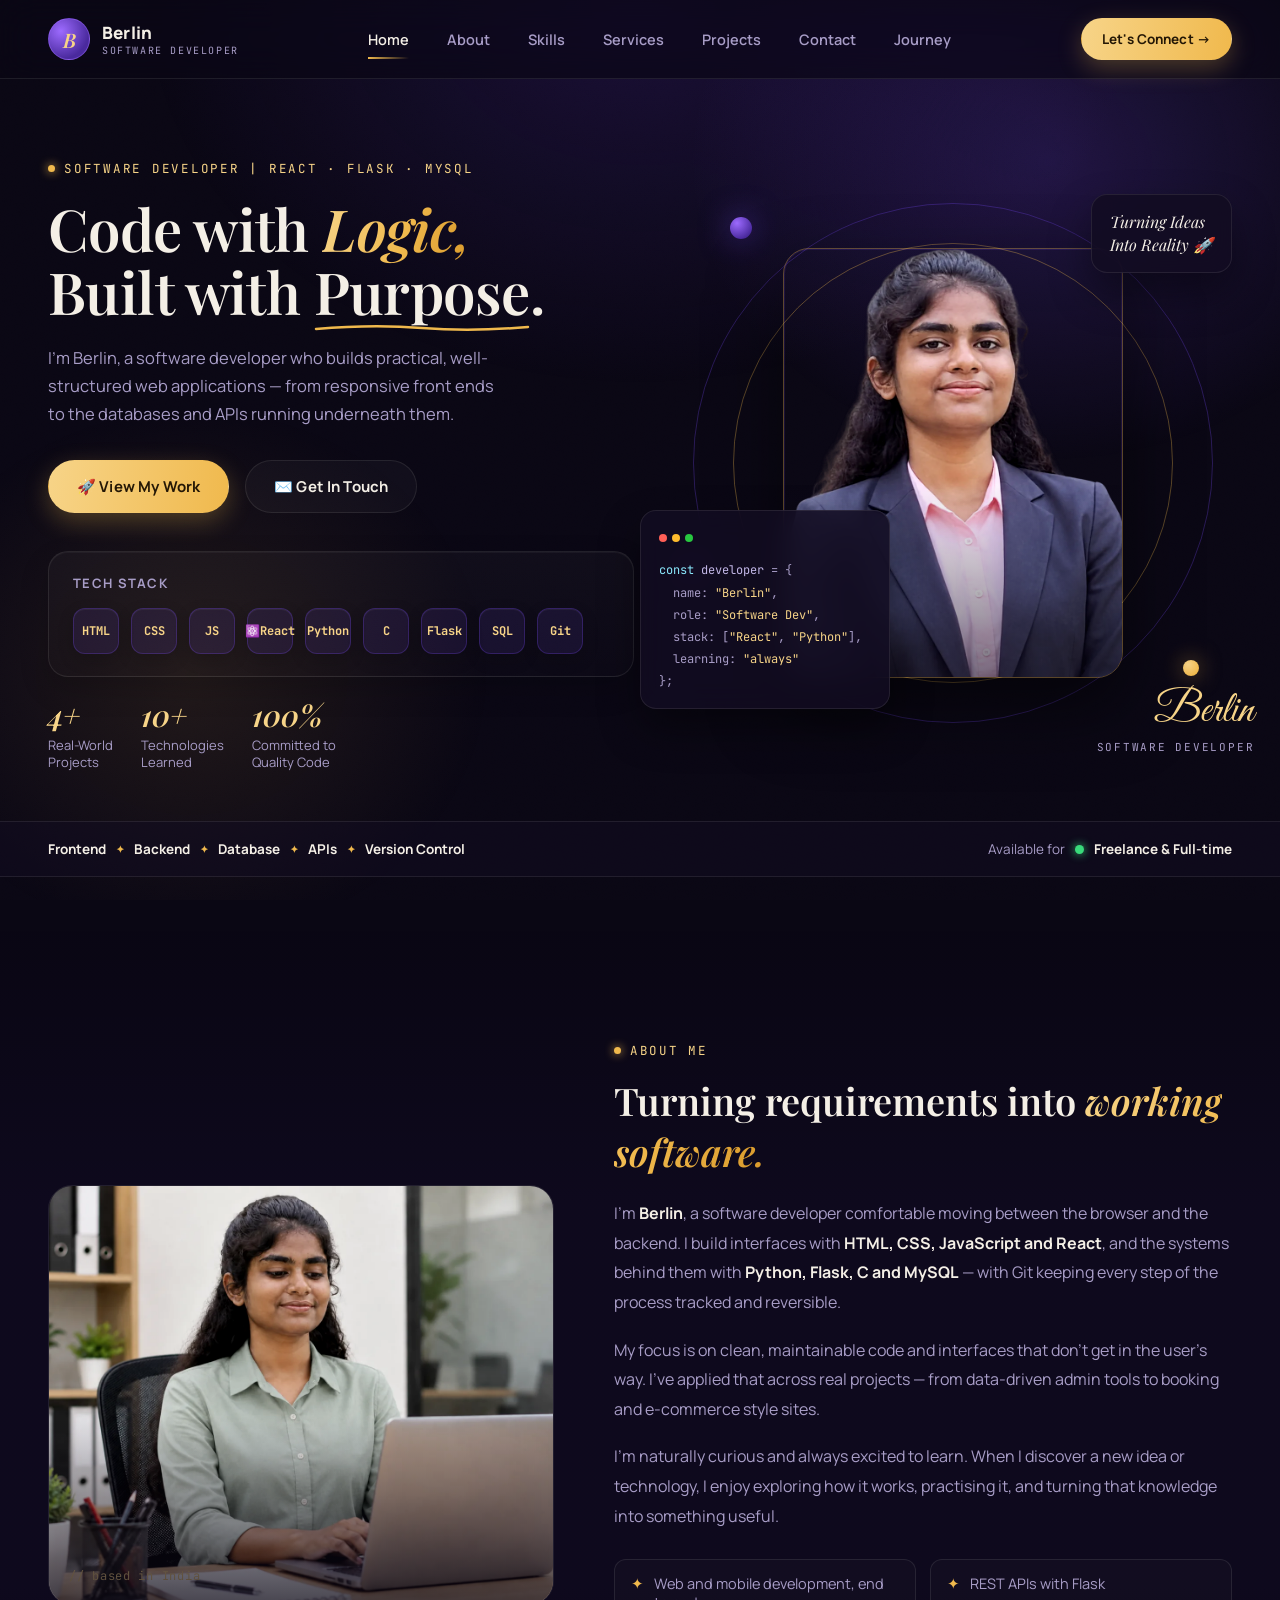
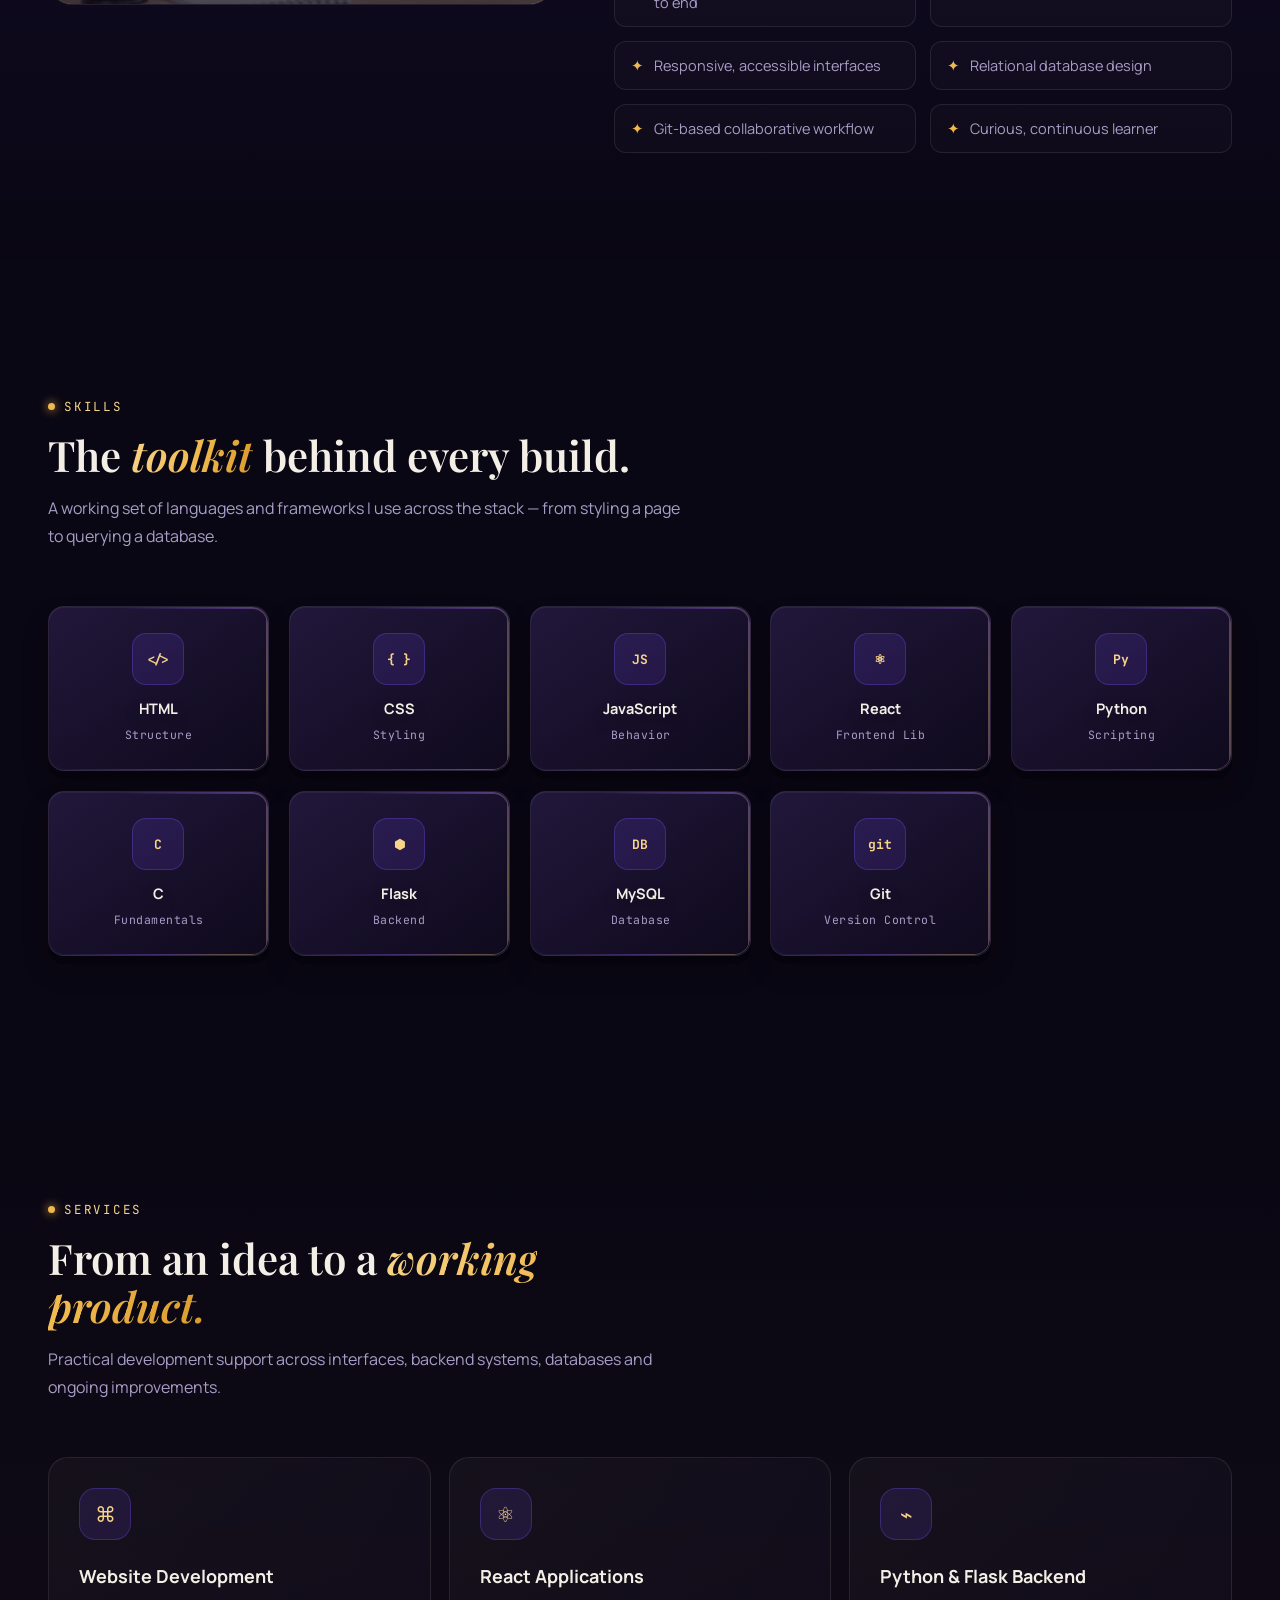
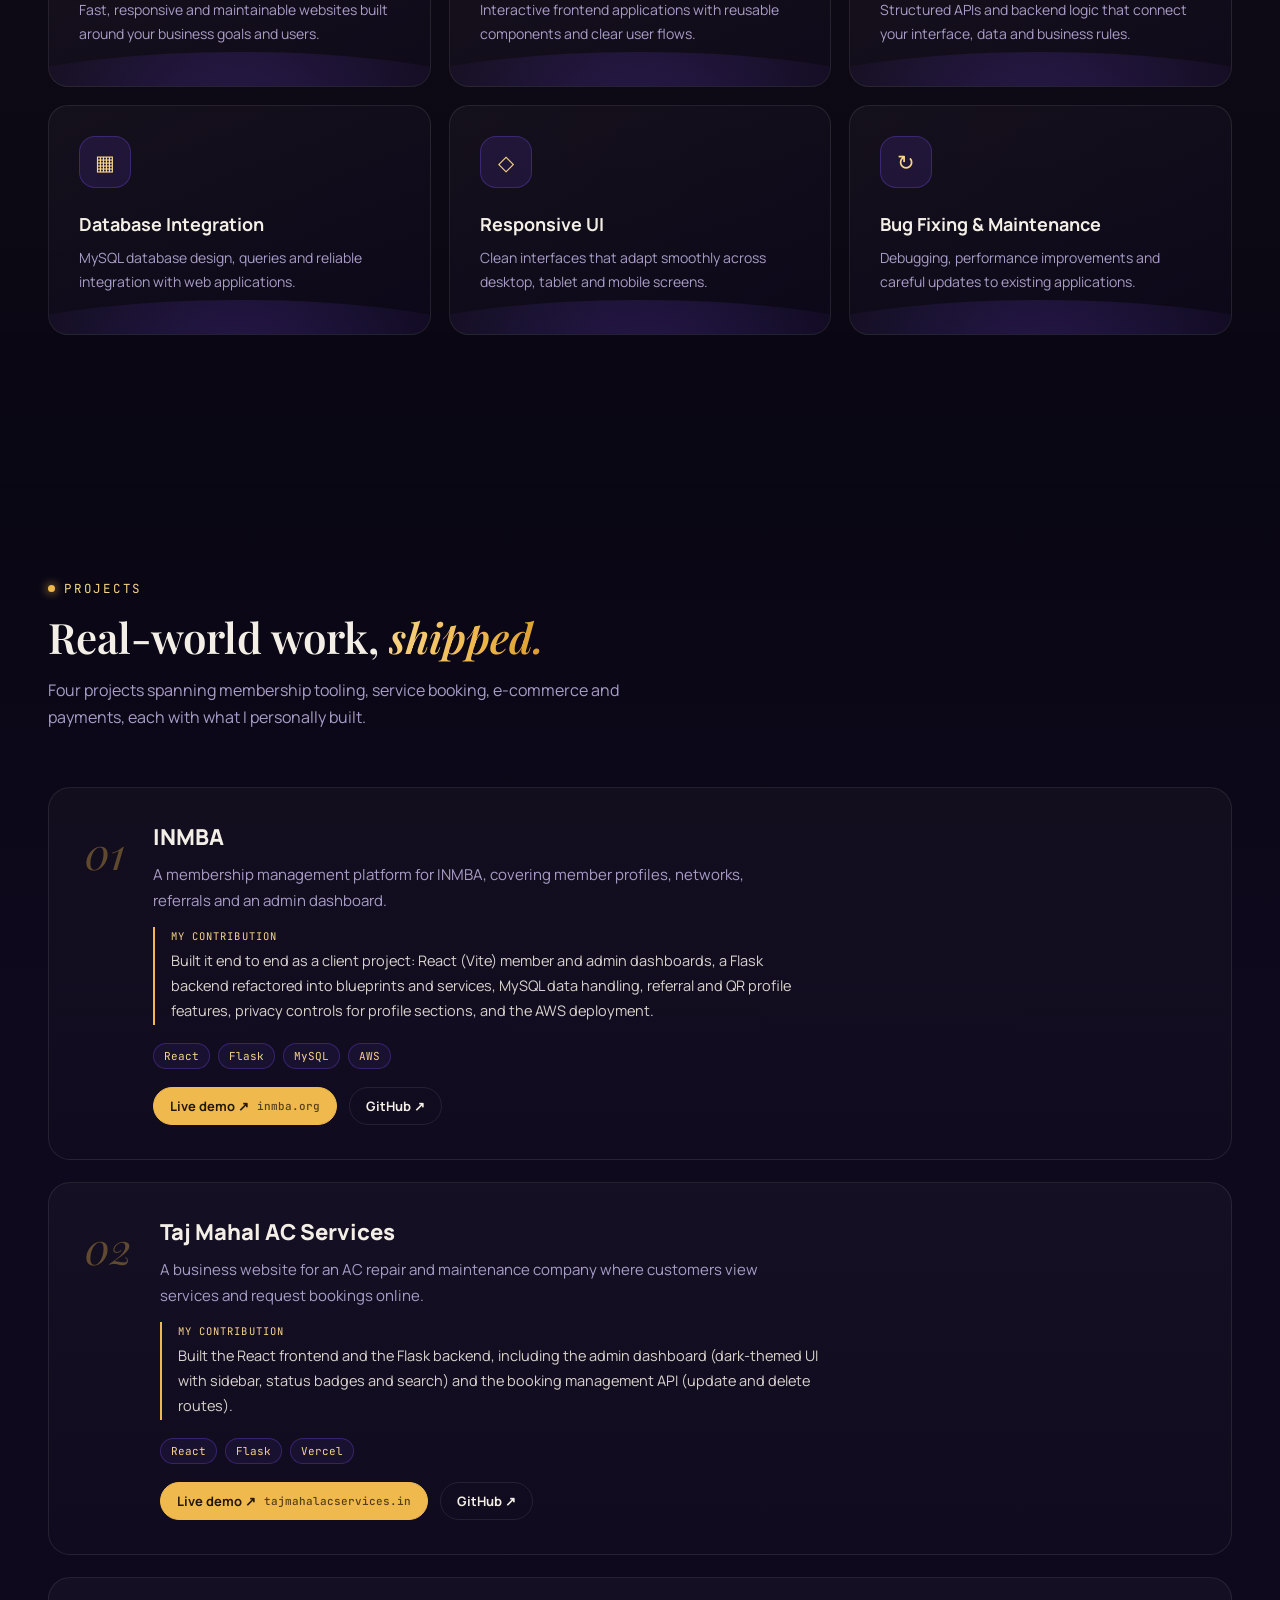
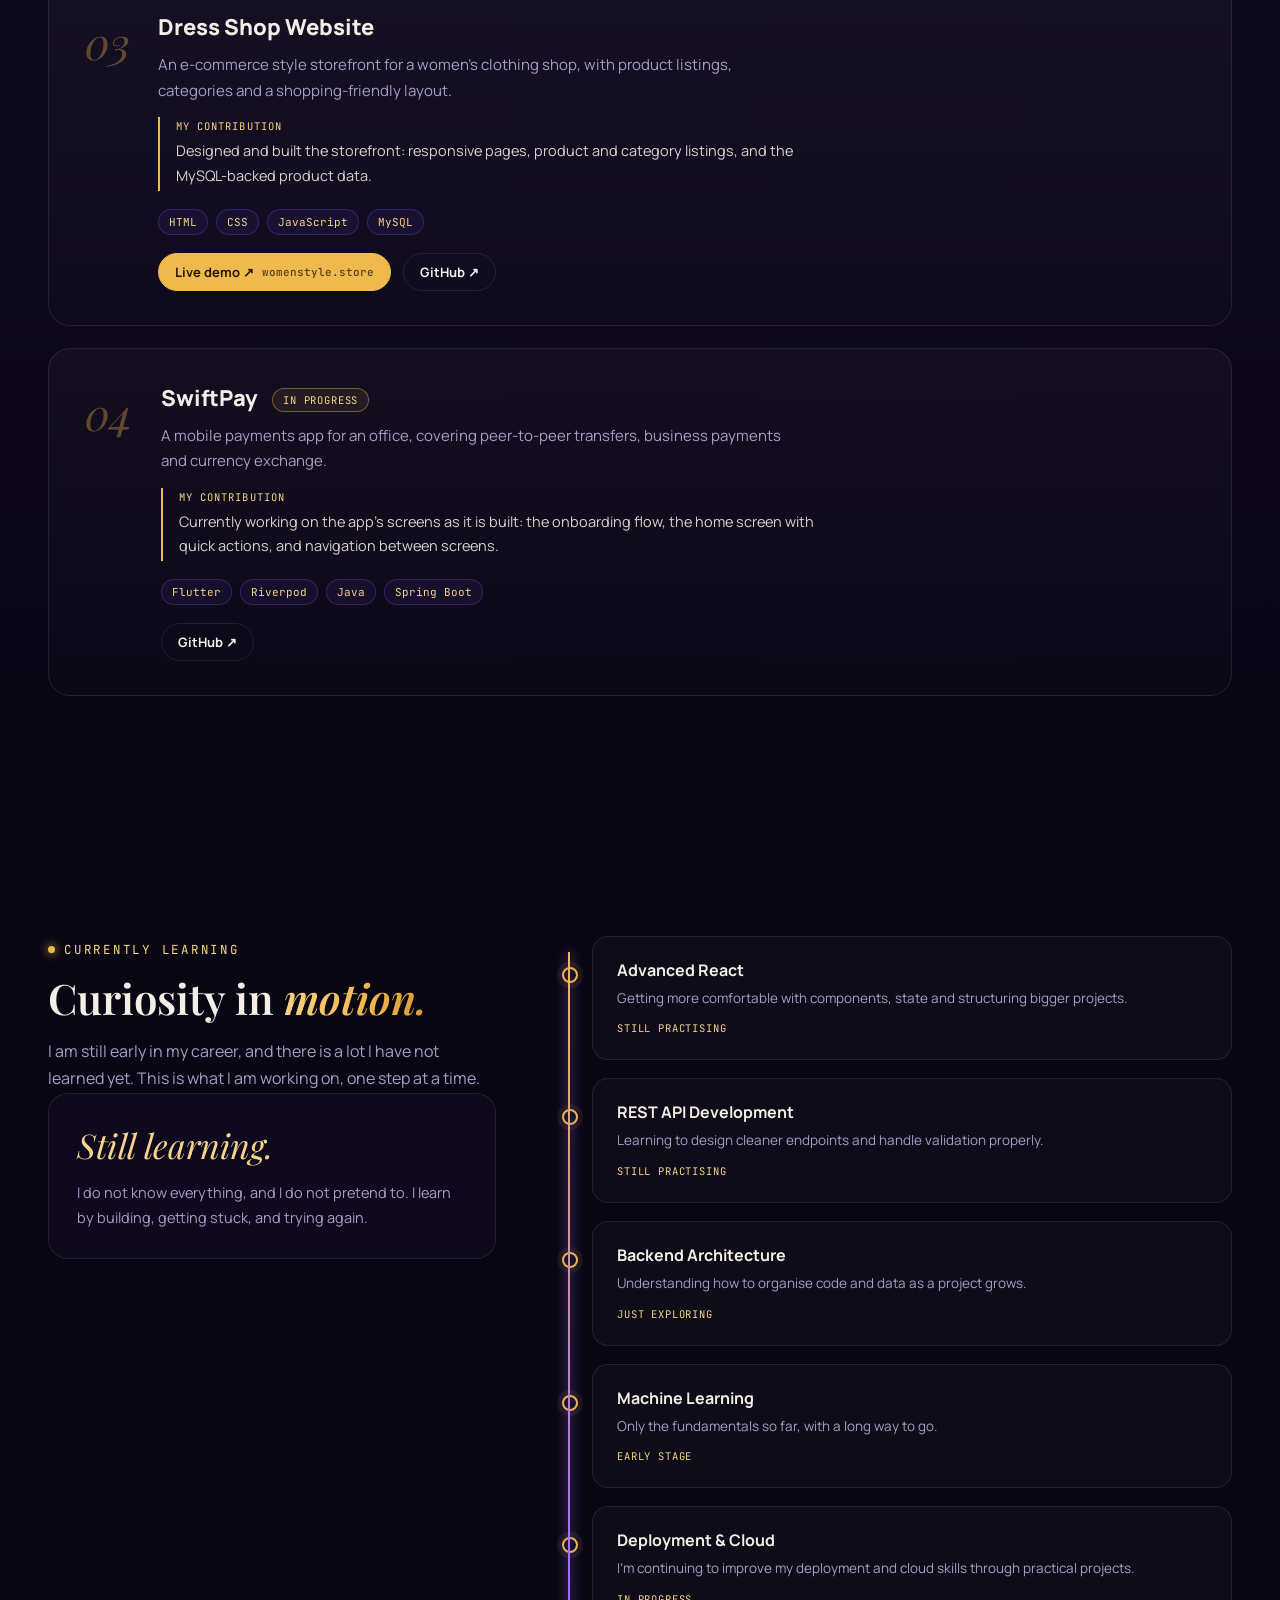
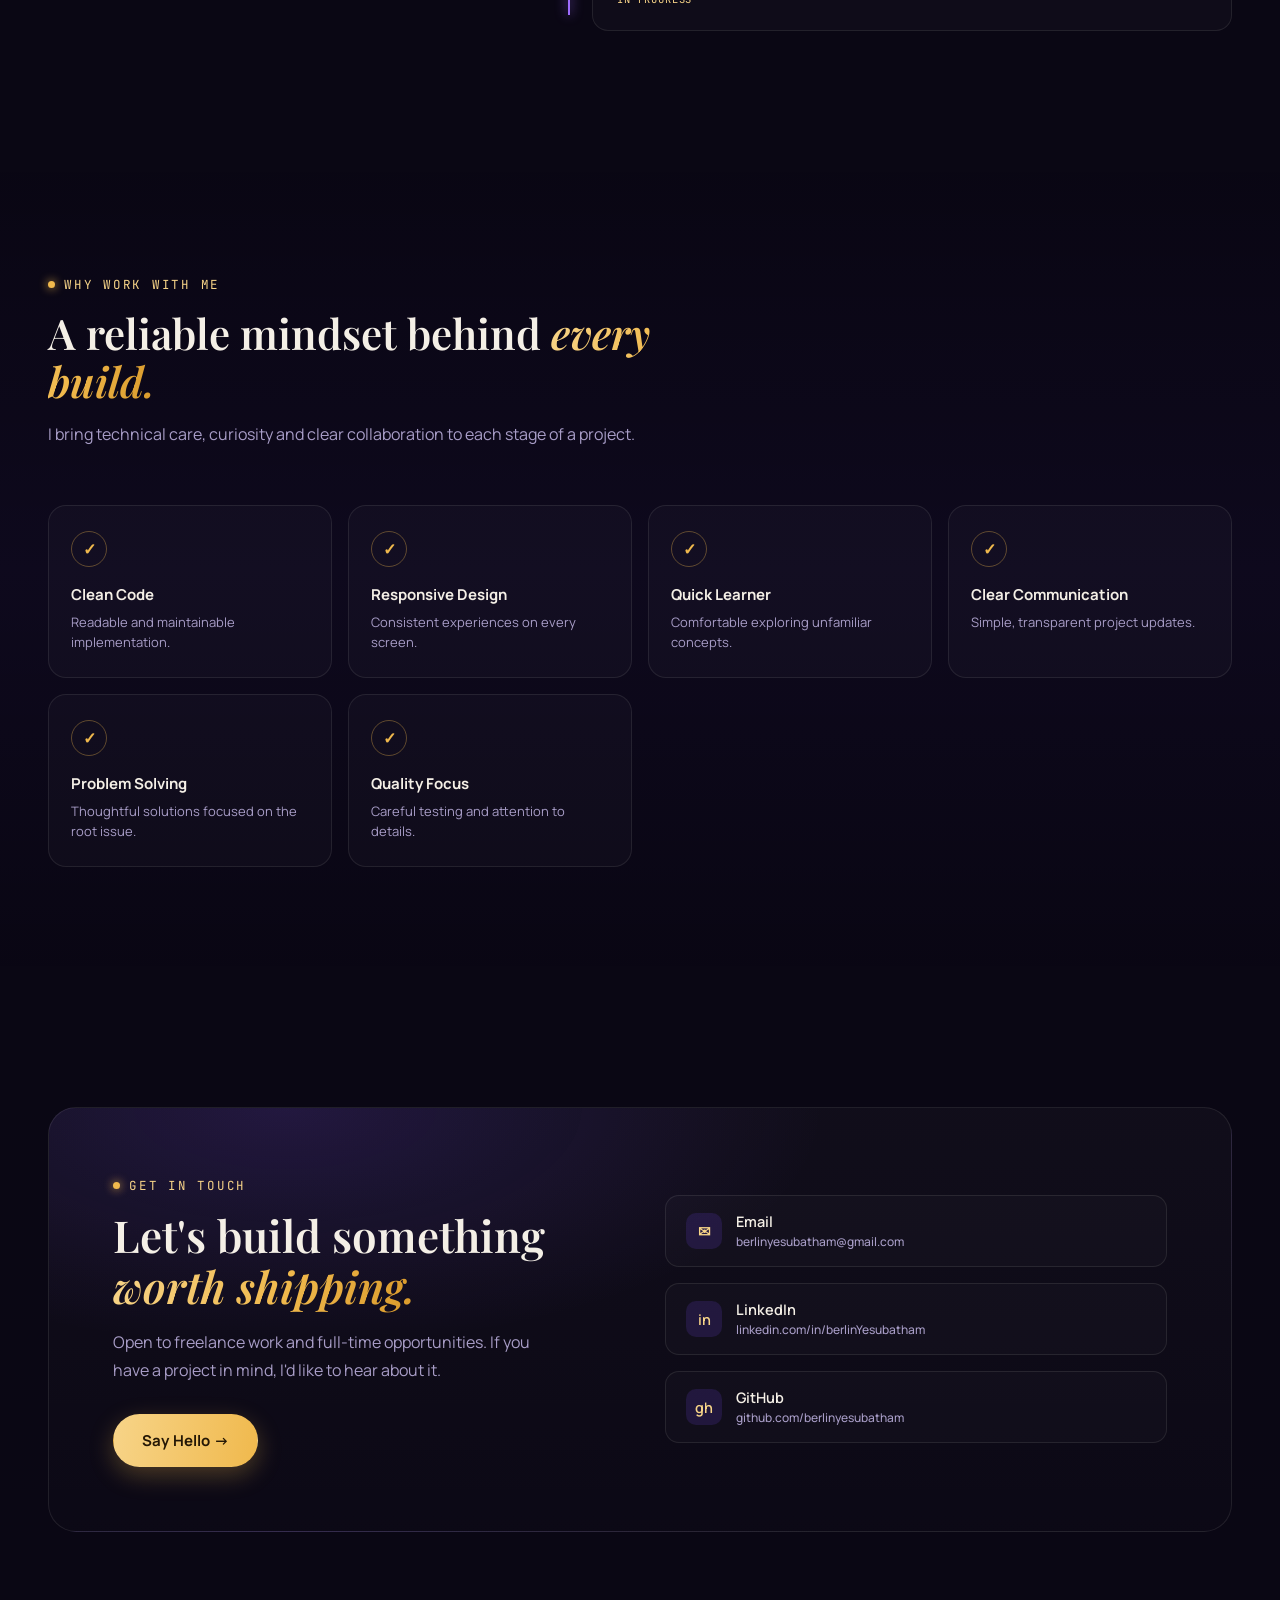
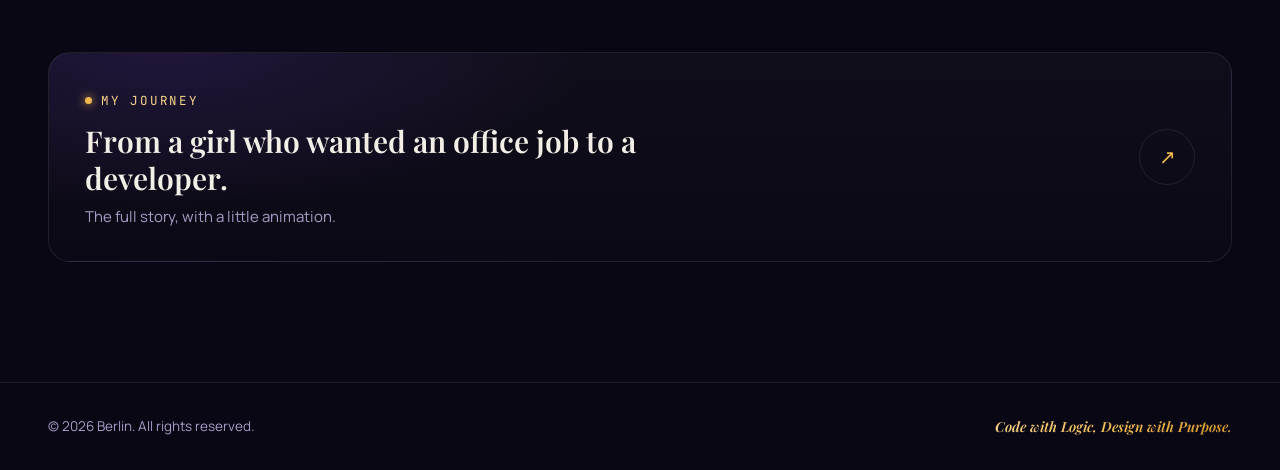
<file: index.html>
<!DOCTYPE html>
<html lang="en">
<head>
<meta charset="UTF-8">
<meta name="viewport" content="width=device-width, initial-scale=1.0">
<title>Berlin — Software Developer | React · Flask · MySQL</title>
<meta name="description" content="Berlin Yesubatham is a software developer building web applications with React, Flask and MySQL.">
<meta name="theme-color" content="#0a0714">
<meta property="og:title" content="Berlin — Software Developer | React · Flask · MySQL">
<meta property="og:description" content="Berlin Yesubatham is a software developer building web applications with React, Flask and MySQL.">
<meta property="og:type" content="website">
<link rel="icon" href="assets/favicon.svg" type="image/svg+xml">

<link rel="preconnect" href="https://fonts.googleapis.com">
<link href="https://fonts.googleapis.com/css2?family=Playfair+Display:ital,wght@0,500;0,600;1,500;1,600&family=Manrope:wght@400;500;600;700;800&family=Great+Vibes&family=JetBrains+Mono:wght@400;500&display=swap" rel="stylesheet">
<link rel="stylesheet" href="assets/css/style.css">

</head>
<body>

<div class="bg-glow"></div>
<div class="noise"></div>

<header>
  <div class="navbar">
    <div class="brand">
      <div class="brand-mark">B</div>
      <div>
        <div class="brand-name">Berlin</div>
        <div class="brand-sub">Software Developer</div>
      </div>
    </div>
    <nav class="nav-links">
      <a href="#home" class="active">Home</a>
      <a href="#about">About</a>
      <a href="#skills">Skills</a>
      <a href="#services">Services</a>
      <a href="#projects">Projects</a>
      <a href="#contact">Contact</a>
      <a href="journey.html">Journey</a>
    </nav>
    <div class="nav-cta">
      <a href="#contact" class="btn btn-primary" style="padding:11px 20px; font-size:13.5px;">Let's Connect →</a>
    </div>
  </div>
</header>

<main id="home">
  <section class="hero">
    <div class="wrap hero-grid">
      <div class="hero-copy">
        <span class="eyebrow">Software Developer | React · Flask · MySQL</span>
        <h1>Code with <span class="accent">Logic,</span><br>Built with <span class="underline-swash">Purpose<svg viewBox="0 0 220 10" preserveAspectRatio="none"><path d="M2 7 Q 60 2, 110 6 T 218 5" stroke="#f0b94d" stroke-width="2.5" fill="none" stroke-linecap="round"/></svg></span>.</h1>
        <p class="lede">I'm Berlin, a software developer who builds practical, well-structured web applications — from responsive front ends to the databases and APIs running underneath them.</p>
        <div class="hero-actions">
          <a href="#projects" class="btn btn-primary">🚀 View My Work</a>
          <a href="#contact" class="btn btn-ghost">✉️ Get In Touch</a>
        </div>

        <div class="tech-card">
          <h3>Tech Stack</h3>
          <div class="tech-icons">
            <span>HTML</span><span>CSS</span><span>JS</span><span>⚛️React</span>
            <span>Python</span><span>C</span><span>Flask</span><span>SQL</span><span>Git</span>
          </div>
        </div>

        <div class="stats-row">
          <div class="stat"><b>4+</b><span>Real-World<br>Projects</span></div>
          <div class="stat"><b>10+</b><span>Technologies<br>Learned</span></div>
          <div class="stat"><b>100%</b><span>Committed to<br>Quality Code</span></div>
        </div>
      </div>

      <div class="hero-visual">
        <div class="orbit-ring"></div>
        <div class="orbit-ring r2"></div>
        <div class="orb o1"></div>
        <div class="orb o2"></div>
        <div class="orb o3"></div>

        <div class="photo-frame">
          <img src="assets/images/hero-portrait.webp" width="1100" height="1016" fetchpriority="high" decoding="async" alt="Portrait of Berlin, Software Developer">
        </div>

        <div class="float-card tagline">Turning Ideas<br>Into Reality 🚀</div>
        <div class="float-card code">
          <div class="dots"><span class="dot-r"></span><span class="dot-y"></span><span class="dot-g"></span></div>
          <span class="key">const</span> <span class="prop">developer</span> = {<br>
          &nbsp;&nbsp;name: <span class="str">"Berlin"</span>,<br>
          &nbsp;&nbsp;role: <span class="str">"Software Dev"</span>,<br>
          &nbsp;&nbsp;stack: [<span class="str">"React"</span>, <span class="str">"Python"</span>],<br>
          &nbsp;&nbsp;learning: <span class="str">"always"</span><br>
          };
        </div>

        <div class="signature">
          <div class="name">Berlin</div>
          <div class="role">Software Developer</div>
        </div>
      </div>
    </div>

    <div class="strip">
      <div class="wrap">
        <div class="strip-items">
          <b>Frontend</b><span class="sep">✦</span>
          <b>Backend</b><span class="sep">✦</span>
          <b>Database</b><span class="sep">✦</span>
          <b>APIs</b><span class="sep">✦</span>
          <b>Version Control</b>
        </div>
        <div class="avail"><span>Available for</span> <span class="pulse"></span> <b style="color:var(--text)">Freelance &amp; Full-time</b></div>
      </div>
    </div>
  </section>

  <!-- ABOUT -->
  <section class="section about" id="about">
    <div class="wrap about-grid">
      <div class="about-visual">
        <img src="assets/images/about-photo.webp" width="1200" height="960" loading="lazy" decoding="async" alt="Berlin at work">
        <div class="cap">// based in India</div>
      </div>
      <div class="about-text">
        <span class="eyebrow">About Me</span>
        <h2 style="font-family:'Playfair Display',serif; font-weight:600; font-size:clamp(26px,3vw,38px); margin:16px 0 22px;">Turning requirements into <span class="accent">working software.</span></h2>
        <p>I'm <b>Berlin</b>, a software developer comfortable moving between the browser and the backend. I build interfaces with <b>HTML, CSS, JavaScript and React</b>, and the systems behind them with <b>Python, Flask, C and MySQL</b> — with Git keeping every step of the process tracked and reversible.</p>
        <p>My focus is on clean, maintainable code and interfaces that don't get in the user's way. I've applied that across real projects — from data-driven admin tools to booking and e-commerce style sites.</p>
        <p>I'm naturally curious and always excited to learn. When I discover a new idea or technology, I enjoy exploring how it works, practising it, and turning that knowledge into something useful.</p>
        <ul class="value-list">
          <li>Web and mobile development, end to end</li>
          <li>REST APIs with Flask</li>
          <li>Responsive, accessible interfaces</li>
          <li>Relational database design</li>
          <li>Git-based collaborative workflow</li>
          <li>Curious, continuous learner</li>
        </ul>
      </div>
    </div>
  </section>

  <!-- SKILLS -->
  <section class="section" id="skills">
    <div class="wrap">
      <div class="section-head">
        <span class="eyebrow">Skills</span>
        <h2>The <span class="accent">toolkit</span> behind every build.</h2>
        <p>A working set of languages and frameworks I use across the stack — from styling a page to querying a database.</p>
      </div>
      <div class="skills-grid">
        <div class="skill-card"><div class="glyph">&lt;/&gt;</div><h4>HTML</h4><span>Structure</span></div>
        <div class="skill-card"><div class="glyph">{ }</div><h4>CSS</h4><span>Styling</span></div>
        <div class="skill-card"><div class="glyph">JS</div><h4>JavaScript</h4><span>Behavior</span></div>
        <div class="skill-card"><div class="glyph">⚛</div><h4>React</h4><span>Frontend Lib</span></div>
        <div class="skill-card"><div class="glyph">Py</div><h4>Python</h4><span>Scripting</span></div>
        <div class="skill-card"><div class="glyph">C</div><h4>C</h4><span>Fundamentals</span></div>
        <div class="skill-card"><div class="glyph">⬢</div><h4>Flask</h4><span>Backend</span></div>
        <div class="skill-card"><div class="glyph">DB</div><h4>MySQL</h4><span>Database</span></div>
        <div class="skill-card"><div class="glyph">git</div><h4>Git</h4><span>Version Control</span></div>
      </div>
    </div>
  </section>

  <!-- SERVICES -->
  <section class="section services" id="services">
    <div class="wrap">
      <div class="section-head">
        <span class="eyebrow">Services</span>
        <h2>From an idea to a <span class="accent">working product.</span></h2>
        <p>Practical development support across interfaces, backend systems, databases and ongoing improvements.</p>
      </div>
      <div class="services-grid">
        <article class="service-card reveal-item"><div class="service-icon">⌘</div><h3>Website Development</h3><p>Fast, responsive and maintainable websites built around your business goals and users.</p></article>
        <article class="service-card reveal-item"><div class="service-icon">⚛</div><h3>React Applications</h3><p>Interactive frontend applications with reusable components and clear user flows.</p></article>
        <article class="service-card reveal-item"><div class="service-icon">⌁</div><h3>Python &amp; Flask Backend</h3><p>Structured APIs and backend logic that connect your interface, data and business rules.</p></article>
        <article class="service-card reveal-item"><div class="service-icon">▦</div><h3>Database Integration</h3><p>MySQL database design, queries and reliable integration with web applications.</p></article>
        <article class="service-card reveal-item"><div class="service-icon">◇</div><h3>Responsive UI</h3><p>Clean interfaces that adapt smoothly across desktop, tablet and mobile screens.</p></article>
        <article class="service-card reveal-item"><div class="service-icon">↻</div><h3>Bug Fixing &amp; Maintenance</h3><p>Debugging, performance improvements and careful updates to existing applications.</p></article>
      </div>
    </div>
  </section>

  <!-- PROJECTS -->
  <section class="section" id="projects" style="background:linear-gradient(180deg, transparent, rgba(124,77,255,0.04) 30%, rgba(124,77,255,0.04) 70%, transparent);">
    <div class="wrap">
      <div class="section-head">
        <span class="eyebrow">Projects</span>
        <h2>Real-world work, <span class="accent">shipped.</span></h2>
        <p>Four projects spanning membership tooling, service booking, e-commerce and payments, each with what I personally built.</p>
      </div>
      <div class="project-list">
        <article class="project-card">
          <div class="project-index">01</div>
          <div>
            <h3>INMBA</h3>
            <p class="project-purpose">A membership management platform for INMBA, covering member profiles, networks, referrals and an admin dashboard.</p>
            <div class="project-contrib"><span class="pc-label">My contribution</span><p>Built it end to end as a client project: React (Vite) member and admin dashboards, a Flask backend refactored into blueprints and services, MySQL data handling, referral and QR profile features, privacy controls for profile sections, and the AWS deployment.</p></div>
            <div class="tag-row"><span class="tag">React</span><span class="tag">Flask</span><span class="tag">MySQL</span><span class="tag">AWS</span></div>
            <div class="project-links"><a class="plink plink-live" href="https://inmba.org" target="_blank" rel="noopener">Live demo ↗ <small>inmba.org</small></a><a class="plink" href="https://github.com/berlinyesubatham" target="_blank" rel="noopener">GitHub ↗</a></div>
          </div>
        </article>
        <article class="project-card">
          <div class="project-index">02</div>
          <div>
            <h3>Taj Mahal AC Services</h3>
            <p class="project-purpose">A business website for an AC repair and maintenance company where customers view services and request bookings online.</p>
            <div class="project-contrib"><span class="pc-label">My contribution</span><p>Built the React frontend and the Flask backend, including the admin dashboard (dark-themed UI with sidebar, status badges and search) and the booking management API (update and delete routes).</p></div>
            <div class="tag-row"><span class="tag">React</span><span class="tag">Flask</span><span class="tag">Vercel</span></div>
            <div class="project-links"><a class="plink plink-live" href="https://tajmahalacservices.in" target="_blank" rel="noopener">Live demo ↗ <small>tajmahalacservices.in</small></a><a class="plink" href="https://github.com/berlinyesubatham" target="_blank" rel="noopener">GitHub ↗</a></div>
          </div>
        </article>
        <article class="project-card">
          <div class="project-index">03</div>
          <div>
            <h3>Dress Shop Website</h3>
            <p class="project-purpose">An e-commerce style storefront for a women's clothing shop, with product listings, categories and a shopping-friendly layout.</p>
            <div class="project-contrib"><span class="pc-label">My contribution</span><p>Designed and built the storefront: responsive pages, product and category listings, and the MySQL-backed product data.</p></div>
            <div class="tag-row"><span class="tag">HTML</span><span class="tag">CSS</span><span class="tag">JavaScript</span><span class="tag">MySQL</span></div>
            <div class="project-links"><a class="plink plink-live" href="https://womenstyle.store" target="_blank" rel="noopener">Live demo ↗ <small>womenstyle.store</small></a><a class="plink" href="https://github.com/berlinyesubatham" target="_blank" rel="noopener">GitHub ↗</a></div>
          </div>
        </article>
        <article class="project-card">
          <div class="project-index">04</div>
          <div>
            <h3>SwiftPay <span class="status-badge">In progress</span></h3>
            <p class="project-purpose">A mobile payments app for an office, covering peer-to-peer transfers, business payments and currency exchange.</p>
            <div class="project-contrib"><span class="pc-label">My contribution</span><p>Currently working on the app's screens as it is built: the onboarding flow, the home screen with quick actions, and navigation between screens.</p></div>
            <div class="tag-row"><span class="tag">Flutter</span><span class="tag">Riverpod</span><span class="tag">Java</span><span class="tag">Spring Boot</span></div>
            <div class="project-links"><a class="plink" href="https://github.com/berlinyesubatham" target="_blank" rel="noopener">GitHub ↗</a></div>
          </div>
        </article>
      </div>
    </div>
  </section>

  <!-- CURRENTLY LEARNING -->
  <section class="section" id="learning">
    <div class="wrap learning-layout">
      <div>
        <div class="section-head" style="margin-bottom:0;">
          <span class="eyebrow">Currently Learning</span>
          <h2>Curiosity in <span class="accent">motion.</span></h2>
          <p>I am still early in my career, and there is a lot I have not learned yet. This is what I am working on, one step at a time.</p>
        </div>
        <div class="learning-note"><span class="big">Still learning.</span><p>I do not know everything, and I do not pretend to. I learn by building, getting stuck, and trying again.</p></div>
      </div>
      <div class="learning-track reveal-track">
        <article class="learning-item"><h3>Advanced React</h3><p>Getting more comfortable with components, state and structuring bigger projects.</p><span class="learning-status">Still practising</span></article>
        <article class="learning-item"><h3>REST API Development</h3><p>Learning to design cleaner endpoints and handle validation properly.</p><span class="learning-status">Still practising</span></article>
        <article class="learning-item"><h3>Backend Architecture</h3><p>Understanding how to organise code and data as a project grows.</p><span class="learning-status">Just exploring</span></article>
        <article class="learning-item"><h3>Machine Learning</h3><p>Only the fundamentals so far, with a long way to go.</p><span class="learning-status">Early stage</span></article>
        <article class="learning-item"><h3>Deployment &amp; Cloud</h3><p>I'm continuing to improve my deployment and cloud skills through practical projects.</p><span class="learning-status">In progress</span></article>
      </div>
    </div>
  </section>

  <!-- WHY WORK WITH ME -->
  <section class="section why" id="why-me">
    <div class="wrap">
      <div class="section-head">
        <span class="eyebrow">Why Work With Me</span>
        <h2>A reliable mindset behind <span class="accent">every build.</span></h2>
        <p>I bring technical care, curiosity and clear collaboration to each stage of a project.</p>
      </div>
      <div class="why-grid">
        <article class="why-card reveal-item"><div class="why-check">✓</div><h3>Clean Code</h3><p>Readable and maintainable implementation.</p></article>
        <article class="why-card reveal-item"><div class="why-check">✓</div><h3>Responsive Design</h3><p>Consistent experiences on every screen.</p></article>
        <article class="why-card reveal-item"><div class="why-check">✓</div><h3>Quick Learner</h3><p>Comfortable exploring unfamiliar concepts.</p></article>
        <article class="why-card reveal-item"><div class="why-check">✓</div><h3>Clear Communication</h3><p>Simple, transparent project updates.</p></article>
        <article class="why-card reveal-item"><div class="why-check">✓</div><h3>Problem Solving</h3><p>Thoughtful solutions focused on the root issue.</p></article>
        <article class="why-card reveal-item"><div class="why-check">✓</div><h3>Quality Focus</h3><p>Careful testing and attention to details.</p></article>
      </div>
    </div>
  </section>

  <!-- CONTACT -->
  <section class="section" id="contact">
    <div class="wrap">
      <div class="contact-panel">
        <div>
          <span class="eyebrow">Get In Touch</span>
          <h2>Let's build something <span class="accent">worth shipping.</span></h2>
          <p>Open to freelance work and full-time opportunities. If you have a project in mind, I'd like to hear about it.</p>
          <a href="#" class="btn btn-primary">Say Hello →</a>
        </div>
        <div class="contact-links">
          <a href="mailto:berlinyesubatham@gmail.com" class="contact-link"><span class="ic">✉</span><div>Email<small>berlinyesubatham@gmail.com</small></div></a>
          <a href="https://linkedin.com/in/berlinYesubatham" target="_blank" rel="noopener" class="contact-link"><span class="ic">in</span><div>LinkedIn<small>linkedin.com/in/berlinYesubatham</small></div></a>
          <a href="https://github.com/berlinyesubatham" target="_blank" rel="noopener" class="contact-link"><span class="ic">gh</span><div>GitHub<small>github.com/berlinyesubatham</small></div></a>
        </div>
      </div>
    </div>
  </section>

  <section class="section" style="padding-top:0;">
    <div class="wrap">
      <a class="jt-card" href="journey.html">
        <div>
          <span class="eyebrow">My Journey</span>
          <h3>From a girl who wanted an office job to a developer.</h3>
          <p>The full story, with a little animation.</p>
        </div>
        <span class="jt-arrow">↗</span>
      </a>
    </div>
  </section>
</main>

<footer>
  <div class="wrap footer-row">
    <span>© 2026 Berlin. All rights reserved.</span>
    <span class="accent">Code with Logic, Design with Purpose.</span>
  </div>
</footer>

<script src="assets/js/main.js" defer></script>

</body>
</html>
</file>
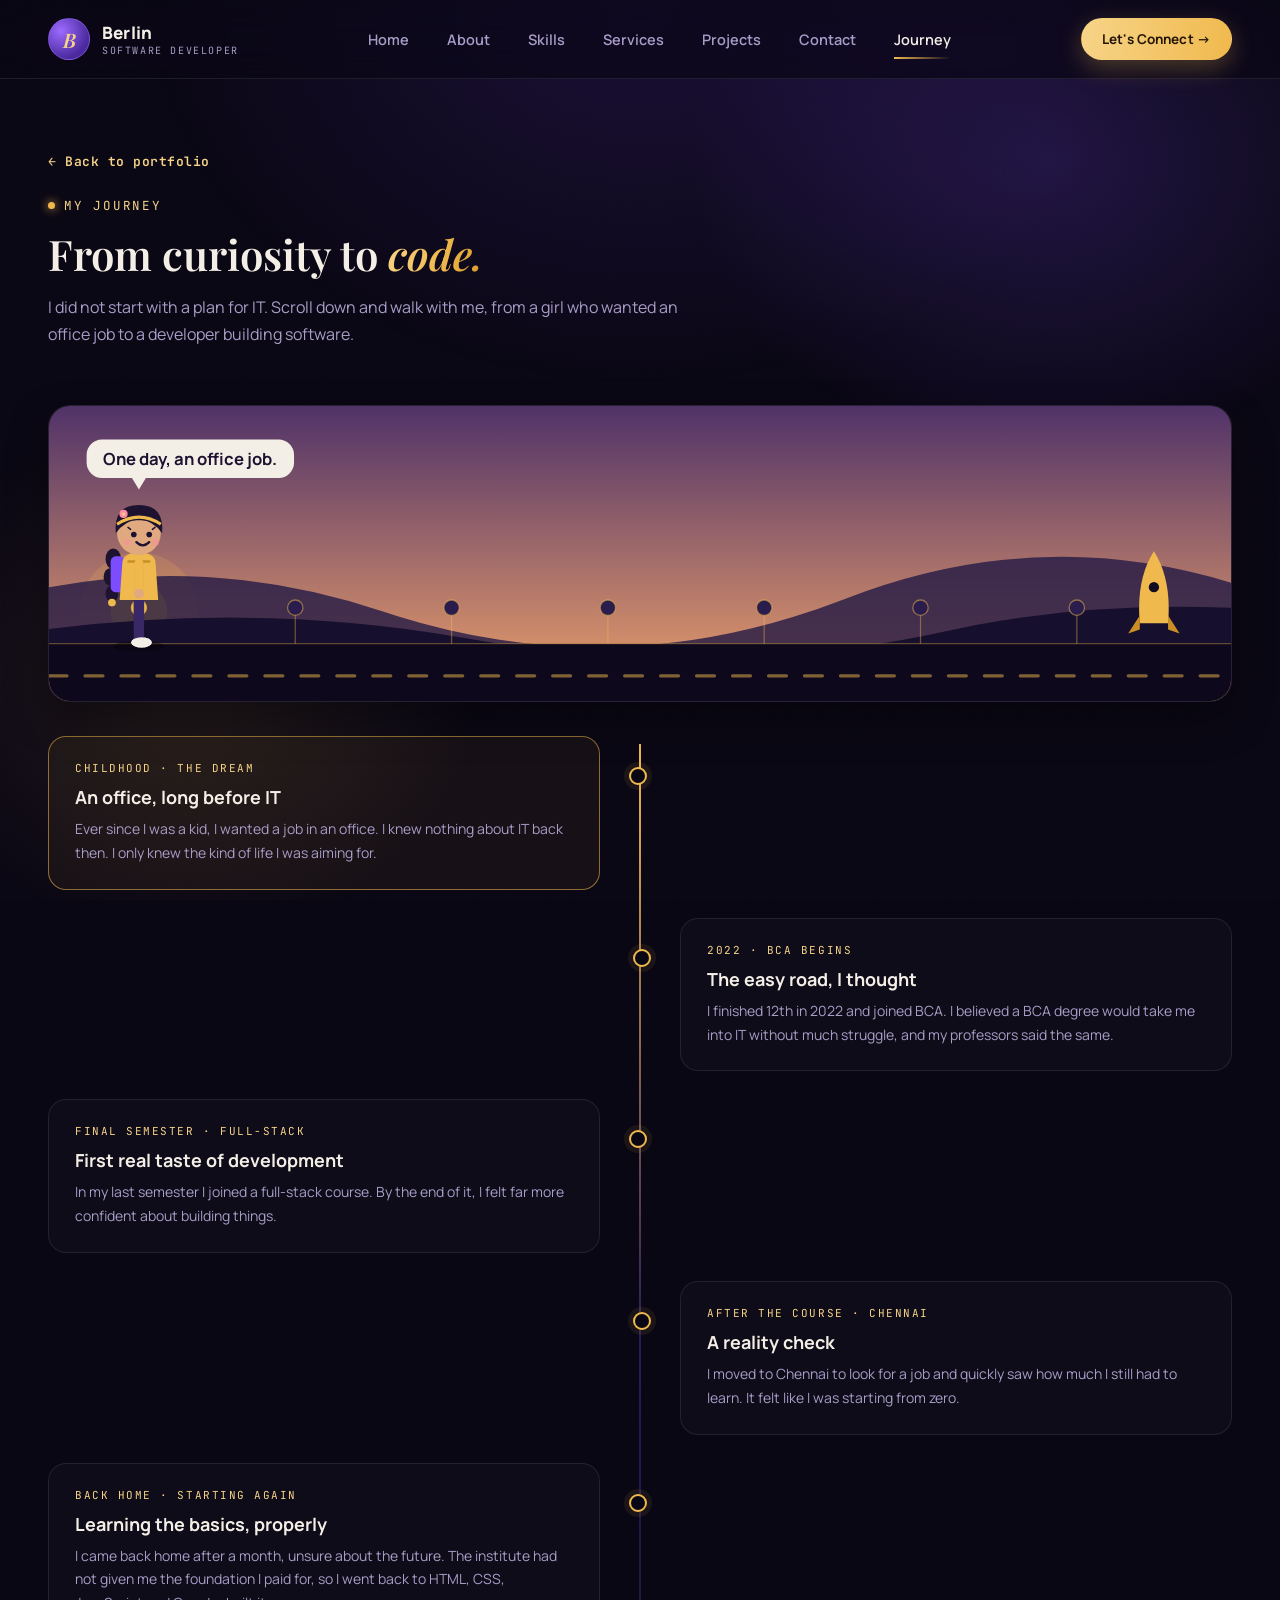
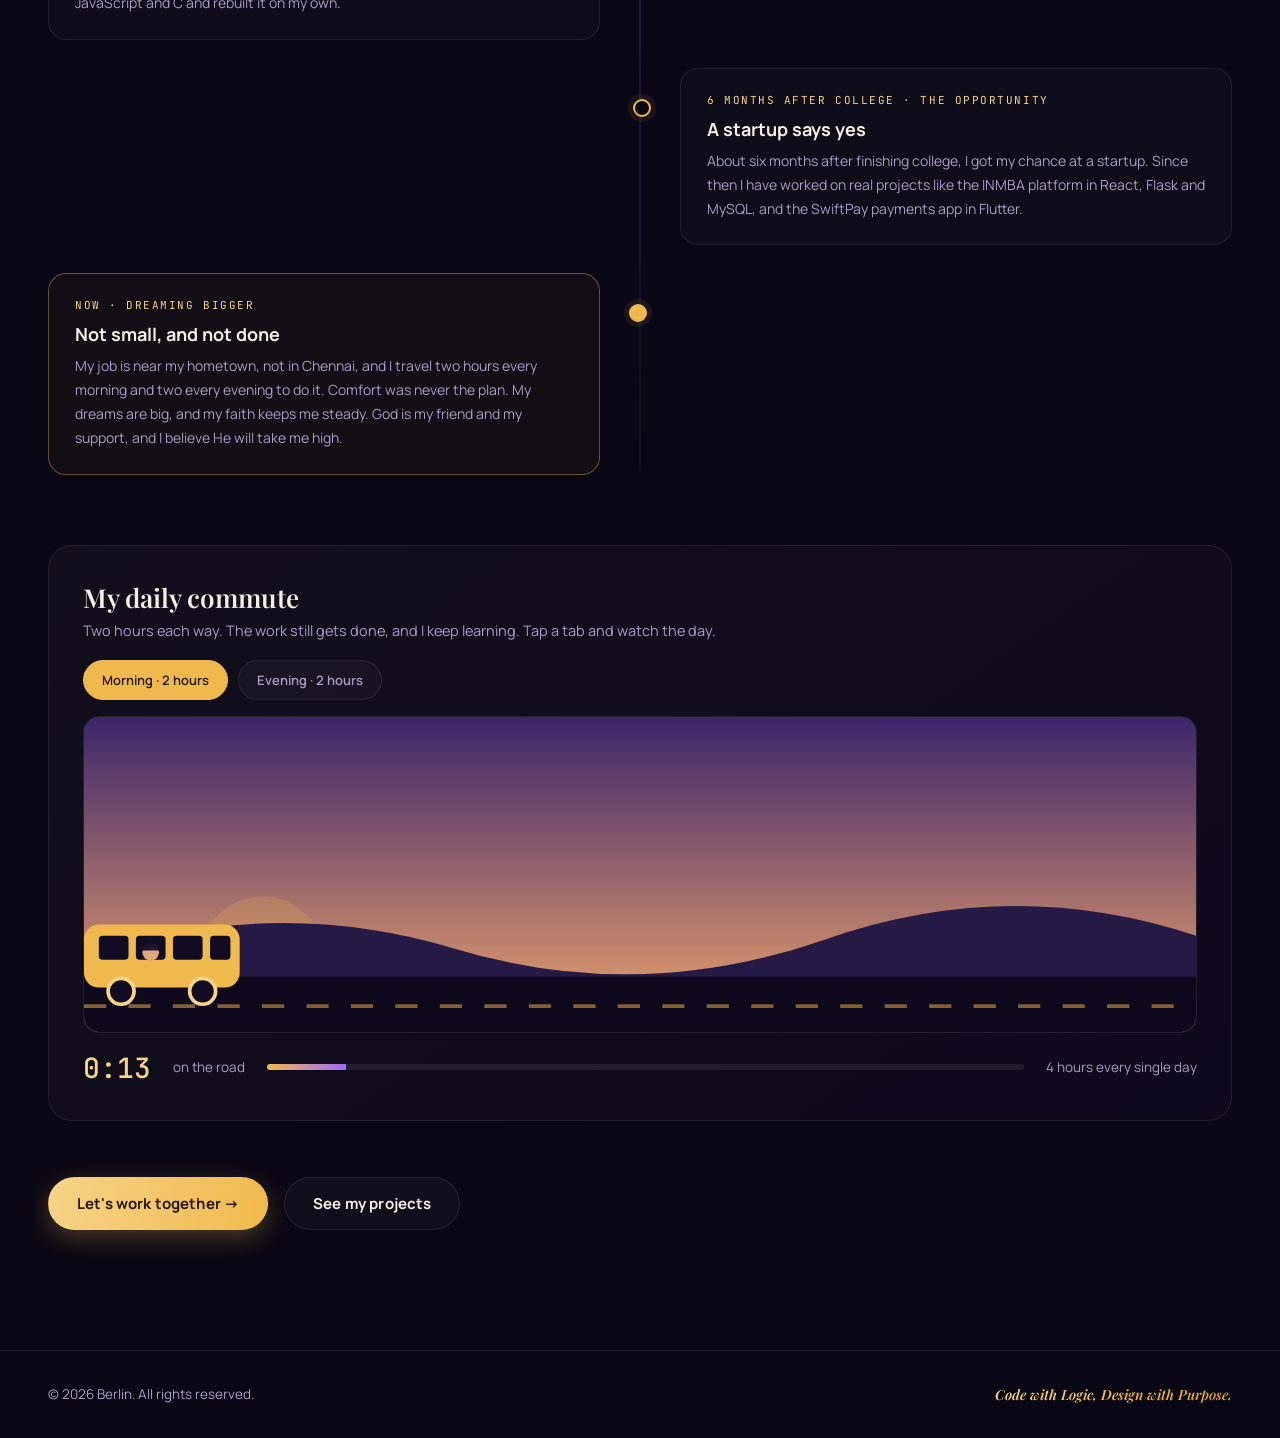
<file: journey.html>
<!DOCTYPE html>
<html lang="en">
<head>
<meta charset="UTF-8">
<meta name="viewport" content="width=device-width, initial-scale=1.0">
<title>My Journey — Berlin</title>
<meta name="description" content="The story of how I went from wanting an office job to building software, one step at a time.">
<meta name="theme-color" content="#0a0714">
<meta property="og:title" content="My Journey — Berlin">
<meta property="og:description" content="The story of how I went from wanting an office job to building software, one step at a time.">
<meta property="og:type" content="website">
<link rel="icon" href="assets/favicon.svg" type="image/svg+xml">

<link rel="preconnect" href="https://fonts.googleapis.com">
<link href="https://fonts.googleapis.com/css2?family=Playfair+Display:ital,wght@0,500;0,600;1,500;1,600&family=Manrope:wght@400;500;600;700;800&family=Great+Vibes&family=JetBrains+Mono:wght@400;500&display=swap" rel="stylesheet">
<link rel="stylesheet" href="assets/css/style.css">
<link rel="stylesheet" href="assets/css/journey.css">

</head>
<body>

<div class="bg-glow"></div>
<div class="noise"></div>

<header>
  <div class="navbar">
    <div class="brand">
      <div class="brand-mark">B</div>
      <div>
        <div class="brand-name">Berlin</div>
        <div class="brand-sub">Software Developer</div>
      </div>
    </div>
    <nav class="nav-links">
      <a href="index.html">Home</a>
      <a href="index.html#about">About</a>
      <a href="index.html#skills">Skills</a>
      <a href="index.html#services">Services</a>
      <a href="index.html#projects">Projects</a>
      <a href="index.html#contact">Contact</a>
      <a href="journey.html" class="active">Journey</a>
    </nav>
    <div class="nav-cta">
      <a href="index.html#contact" class="btn btn-primary" style="padding:11px 20px; font-size:13.5px;">Let's Connect →</a>
    </div>
  </div>
</header>

<main>
  <!-- MY JOURNEY -->
  <section class="section" id="journey">
    <div class="wrap">
      <div class="section-head">
        <a href="index.html" class="back">← Back to portfolio</a><br><span class="eyebrow">My Journey</span>
        <h2>From curiosity to <span class="accent">code.</span></h2>
        <p>I did not start with a plan for IT. Scroll down and walk with me, from a girl who wanted an office job to a developer building software.</p>
      </div>
      <div class="jwrap">
        <div class="jstage" id="jstage">
          <svg viewBox="0 30 920 230" role="img" aria-label="Cartoon of me walking through my journey milestones">
            <defs><linearGradient id="sk" x1="0" y1="0" x2="0" y2="1"><stop id="sk1" offset="0" stop-color="#3b2468"/><stop id="sk2" offset="1" stop-color="#f0a36b"/></linearGradient></defs>
            <rect width="920" height="260" fill="url(#sk)"/>
            <g id="stars" fill="#f4efe6" opacity="0"><circle class="jstar" cx="60" cy="26" r="1.5" style="animation-delay:0s"/><circle class="jstar" cx="150" cy="60" r="1.2" style="animation-delay:0.7s"/><circle class="jstar" cx="240" cy="22" r="1.7" style="animation-delay:1.4s"/><circle class="jstar" cx="330" cy="50" r="1.2" style="animation-delay:0.3s"/><circle class="jstar" cx="430" cy="20" r="1.5" style="animation-delay:1.9s"/><circle class="jstar" cx="520" cy="58" r="1.3" style="animation-delay:1s"/><circle class="jstar" cx="610" cy="24" r="1.7" style="animation-delay:0.5s"/><circle class="jstar" cx="700" cy="52" r="1.2" style="animation-delay:1.6s"/><circle class="jstar" cx="790" cy="20" r="1.5" style="animation-delay:0.9s"/><circle class="jstar" cx="880" cy="48" r="1.3" style="animation-delay:0.2s"/></g>
            <circle id="sunglow" r="46" fill="#f0b94d" opacity=".18"/><circle id="sun" r="22" fill="#f0b94d"/>
            <path id="h1" d="M-100 200 Q80 130 260 190 T620 180 T980 190 T1340 170 V230 H-100Z" fill="#241a45" opacity=".8"/>
            <path id="h2" d="M-100 220 Q120 175 320 210 T700 205 T1100 210 T1500 200 V240 H-100Z" fill="#170f2e"/>
            <rect y="215" width="920" height="45" fill="#0e081d"/><line x1="0" y1="215" x2="920" y2="215" stroke="#f0b94d" stroke-opacity=".35"/>
            <line class="jroad" x1="0" y1="240" x2="920" y2="240" stroke="#f0b94d" stroke-opacity=".5" stroke-width="2.5" stroke-dasharray="14 14" stroke-linecap="round"/>
            <g id="flags"></g>
            <g transform="translate(860 215)"><g class="conf" fill="#f0b94d"><circle r="3" style="--dx:-50px;--dy:-60px"/><circle r="2.5" fill="#9d6bff" style="--dx:40px;--dy:-70px"/><circle r="3" fill="#f7d488" style="--dx:-20px;--dy:-90px"/><circle r="2.5" style="--dx:60px;--dy:-40px"/><circle r="3" fill="#9d6bff" style="--dx:-70px;--dy:-30px"/><circle r="2.5" fill="#f7d488" style="--dx:15px;--dy:-100px"/></g>
              <g class="rocket"><polygon class="rflame" points="-6,0 6,0 0,22" fill="#ff8a3d"/><path d="M0 -70 Q14 -48 11 -14 H-11 Q-14 -48 0 -70Z" fill="#f0b94d" transform="translate(0 -2)"/><circle cx="0" cy="-44" r="4" fill="#120c22"/><path d="M-11 -22 l-9 14 l9 -3Z M11 -22 l9 14 l-9 -3Z" fill="#c98f26"/></g></g>
            <g id="girl"><ellipse cx="0" cy="2" rx="20" ry="4" fill="#000" opacity=".35"/><g class="gbody">
<g class="braid"><ellipse cx="-20" cy="-66" rx="6" ry="8" fill="#1d1230"/><ellipse cx="-22" cy="-52" rx="5.5" ry="7" fill="#1d1230"/><ellipse cx="-21" cy="-39" rx="5" ry="6.5" fill="#1d1230"/><circle cx="-21" cy="-32" r="3" fill="#f0b94d"/></g>
<rect x="-22" y="-68" width="11" height="28" rx="4" fill="#7c4dff"/>
<g class="limb l2"><rect x="-4" y="-40" width="8" height="40" rx="4" fill="#2b1d4f"/><ellipse cx="2" cy="-1" rx="8" ry="4" fill="#f4efe6"/></g>
<g class="limb"><rect x="-4" y="-40" width="8" height="40" rx="4" fill="#3a2766"/><ellipse cx="2" cy="-1" rx="8" ry="4" fill="#f4efe6"/></g>
<path d="M-13 -62 Q-13 -71 0 -71 Q13 -71 13 -62 L15 -34 H-15Z" fill="#f0b94d"/><path d="M-8 -64 h16" stroke="#c98f26" stroke-width="2" stroke-linecap="round"/>
<g class="limb l2"><rect x="-3.5" y="-66" width="7" height="26" rx="3.5" fill="#e0a63a"/><circle cx="0" cy="-39" r="3.8" fill="#e0a97f"/></g>
<circle cx="0" cy="-86" r="17" fill="#e0a97f"/>
<path d="M-18 -86 Q-20 -108 0 -108 Q20 -108 18 -86 Q10 -97 0 -96 Q-10 -97 -18 -86Z" fill="#1d1230"/>
<path d="M-17 -93 Q0 -104 17 -93" fill="none" stroke="#f0b94d" stroke-width="2.4"/>
<circle cx="-12" cy="-101" r="3.2" fill="#ff8aa1"/><circle cx="-12" cy="-101" r="1.2" fill="#f7d488"/>
<circle cx="-4" cy="-85" r="2.2" fill="#1d1230"/><circle cx="8" cy="-85" r="2.2" fill="#1d1230"/>
<path d="M-6.5 -89 l-2 -1.5 M10.5 -89 l2 -1.5" stroke="#1d1230" stroke-width="1.2" stroke-linecap="round"/>
<circle cx="-9" cy="-79" r="2.8" fill="#ff8aa1" opacity=".45"/><circle cx="13" cy="-79" r="2.8" fill="#ff8aa1" opacity=".45"/>
<path d="M-2 -79 Q3 -74 8 -79" fill="none" stroke="#1d1230" stroke-width="1.8" stroke-linecap="round"/>
<g class="limb"><rect x="-3.5" y="-66" width="7" height="26" rx="3.5" fill="#f0b94d"/><circle cx="0" cy="-39" r="3.8" fill="#e0a97f"/></g></g></g>
            <g id="bub" font-family="Manrope,sans-serif"><rect id="bubr" y="56" height="30" rx="12" fill="#f4efe6"/><path id="bubt" d="M-6 85 l6 10 l6 -10Z" fill="#f4efe6"/><text id="bubx" y="76" text-anchor="middle" font-size="13" font-weight="700" fill="#1d1230"></text></g>
          </svg>
        </div>
        <div class="journey-track">
        <article class="journey-item reveal-item" data-say="One day, an office job.">
          <span class="journey-year">Childhood · The dream</span>
          <h3>An office, long before IT</h3>
          <p>Ever since I was a kid, I wanted a job in an office. I knew nothing about IT back then. I only knew the kind of life I was aiming for.</p>
        </article>
        <article class="journey-item reveal-item" data-say="BCA will lead to IT... right?">
          <span class="journey-year">2022 · BCA begins</span>
          <h3>The easy road, I thought</h3>
          <p>I finished 12th in 2022 and joined BCA. I believed a BCA degree would take me into IT without much struggle, and my professors said the same.</p>
        </article>
        <article class="journey-item reveal-item" data-say="I can actually build things!">
          <span class="journey-year">Final semester · Full-stack</span>
          <h3>First real taste of development</h3>
          <p>In my last semester I joined a full-stack course. By the end of it, I felt far more confident about building things.</p>
        </article>
        <article class="journey-item reveal-item" data-say="I know so little yet...">
          <span class="journey-year">After the course · Chennai</span>
          <h3>A reality check</h3>
          <p>I moved to Chennai to look for a job and quickly saw how much I still had to learn. It felt like I was starting from zero.</p>
        </article>
        <article class="journey-item reveal-item" data-say="Okay. Basics first.">
          <span class="journey-year">Back home · Starting again</span>
          <h3>Learning the basics, properly</h3>
          <p>I came back home after a month, unsure about the future. The institute had not given me the foundation I paid for, so I went back to HTML, CSS, JavaScript and C and rebuilt it on my own.</p>
        </article>
        <article class="journey-item reveal-item" data-say="A startup said yes!">
          <span class="journey-year">6 months after college · The opportunity</span>
          <h3>A startup says yes</h3>
          <p>About six months after finishing college, I got my chance at a startup. Since then I have worked on real projects like the INMBA platform in React, Flask and MySQL, and the SwiftPay payments app in Flutter.</p>
        </article>
        <article class="journey-item reveal-item now" data-say="Big dreams. Still walking.">
          <span class="journey-year">Now · Dreaming bigger</span>
          <h3>Not small, and not done</h3>
          <p>My job is near my hometown, not in Chennai, and I travel two hours every morning and two every evening to do it. Comfort was never the plan. My dreams are big, and my faith keeps me steady. God is my friend and my support, and I believe He will take me high.</p>
        </article>
        </div>
      </div>

      <div class="commute" id="commute">
        <h3>My daily commute</h3>
        <p>Two hours each way. The work still gets done, and I keep learning. Tap a tab and watch the day.</p>
        <div class="cm-tabs"><button class="on" data-t="am">Morning · 2 hours</button><button data-t="pm">Evening · 2 hours</button></div>
        <div class="cm-scene"><svg viewBox="0 0 600 170" role="img" aria-label="A bus travelling during sunrise or sunset">
          <defs><linearGradient id="cg" x1="0" y1="0" x2="0" y2="1"><stop id="cg1" offset="0" stop-color="#3b2468"/><stop id="cg2" offset="1" stop-color="#f0a36b"/></linearGradient></defs>
          <rect width="600" height="170" fill="url(#cg)"/><circle id="csg" r="34" fill="#f0b94d" opacity=".2"/><circle id="cs" r="16" fill="#f0b94d"/>
          <path d="M0 130 Q100 95 200 125 T400 120 T600 118 V150 H0Z" fill="#241a45"/><rect y="140" width="600" height="30" fill="#0e081d"/>
          <line x1="0" y1="156" x2="600" y2="156" stroke="#f0b94d" stroke-opacity=".5" stroke-width="2" stroke-dasharray="12 12"/>
          <g class="bus"><g class="busbob"><rect x="0" y="112" width="84" height="34" rx="8" fill="#f0b94d"/><rect x="8" y="118" width="16" height="13" rx="2" fill="#120c22"/><rect x="28" y="118" width="16" height="13" rx="2" fill="#120c22"/><rect x="48" y="118" width="16" height="13" rx="2" fill="#120c22"/><rect x="68" y="118" width="11" height="13" rx="2" fill="#120c22"/>
            <circle cx="36" cy="127" r="4.5" fill="#e0a97f"/><path d="M31 126 Q36 118 41 126Z" fill="#1d1230"/><circle cx="20" cy="148" r="7" fill="#120c22" stroke="#f7d488" stroke-width="2"/><circle cx="64" cy="148" r="7" fill="#120c22" stroke="#f7d488" stroke-width="2"/></g></g>
        </svg></div>
        <div class="cm-meta"><b id="cmclock">0:00</b><span>on the road</span><div class="cm-bar"><i id="cmbar"></i></div><span>4 hours every single day</span></div>
      </div>
      <div class="journey-cta"><a class="btn btn-primary" href="index.html#contact">Let's work together →</a><a class="btn btn-ghost" href="index.html#projects">See my projects</a></div>
    </div>
  </section>

  </main>

<footer>
  <div class="wrap footer-row">
    <span>© 2026 Berlin. All rights reserved.</span>
    <span class="accent">Code with Logic, Design with Purpose.</span>
  </div>
</footer>

<script src="assets/js/journey.js" defer></script>

</body>
</html>
</file>
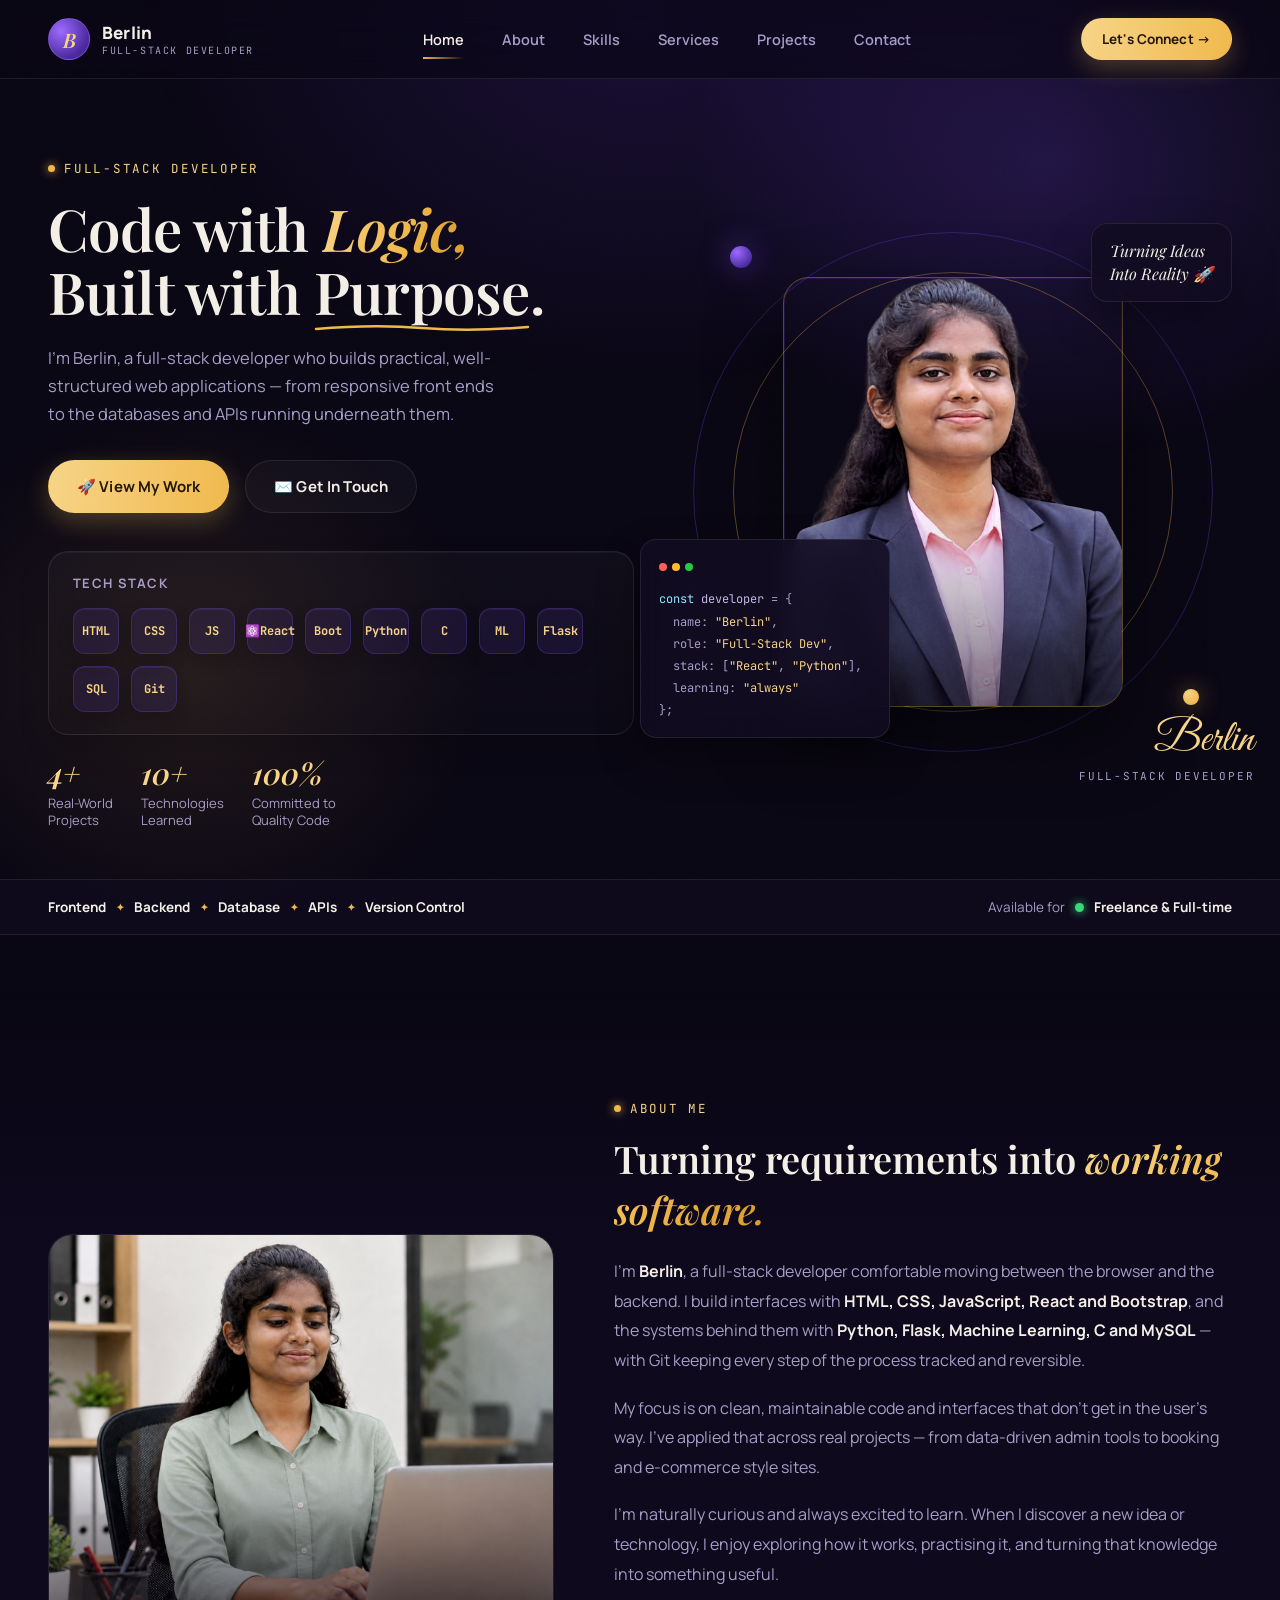
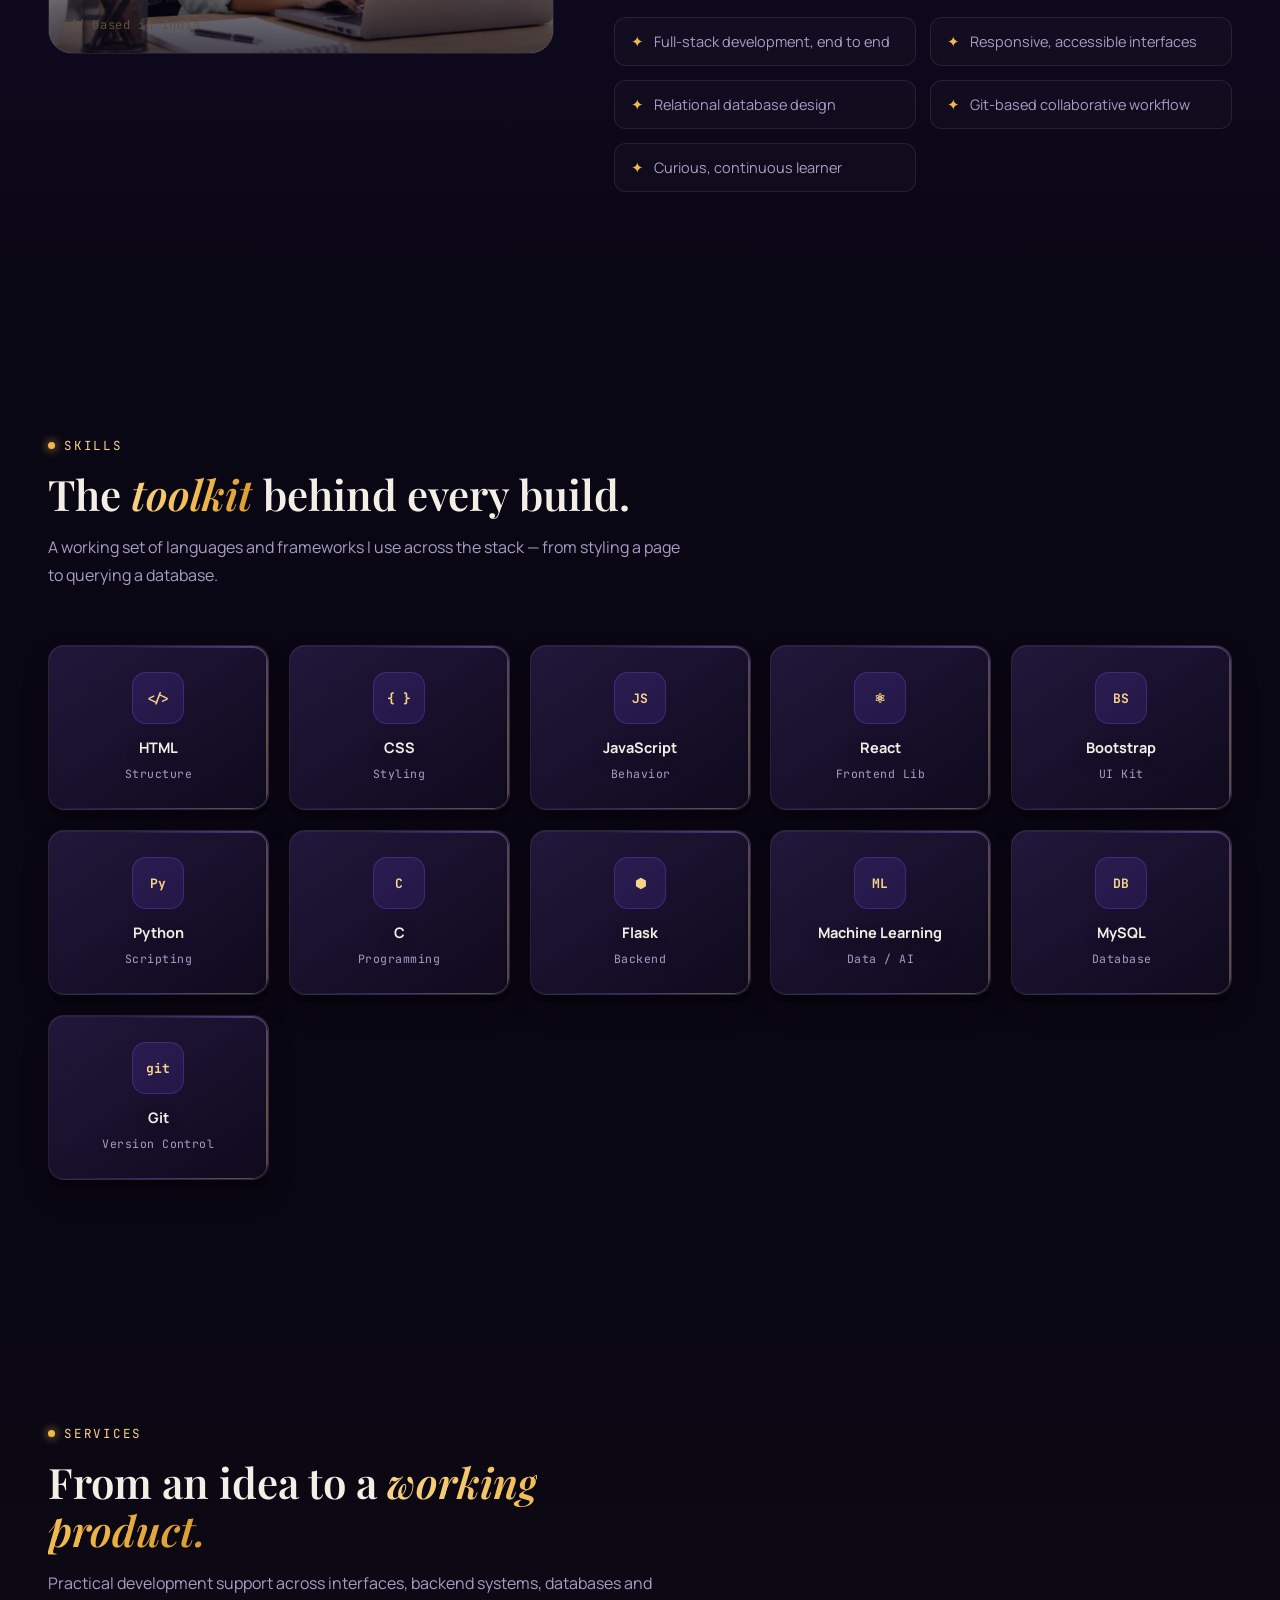
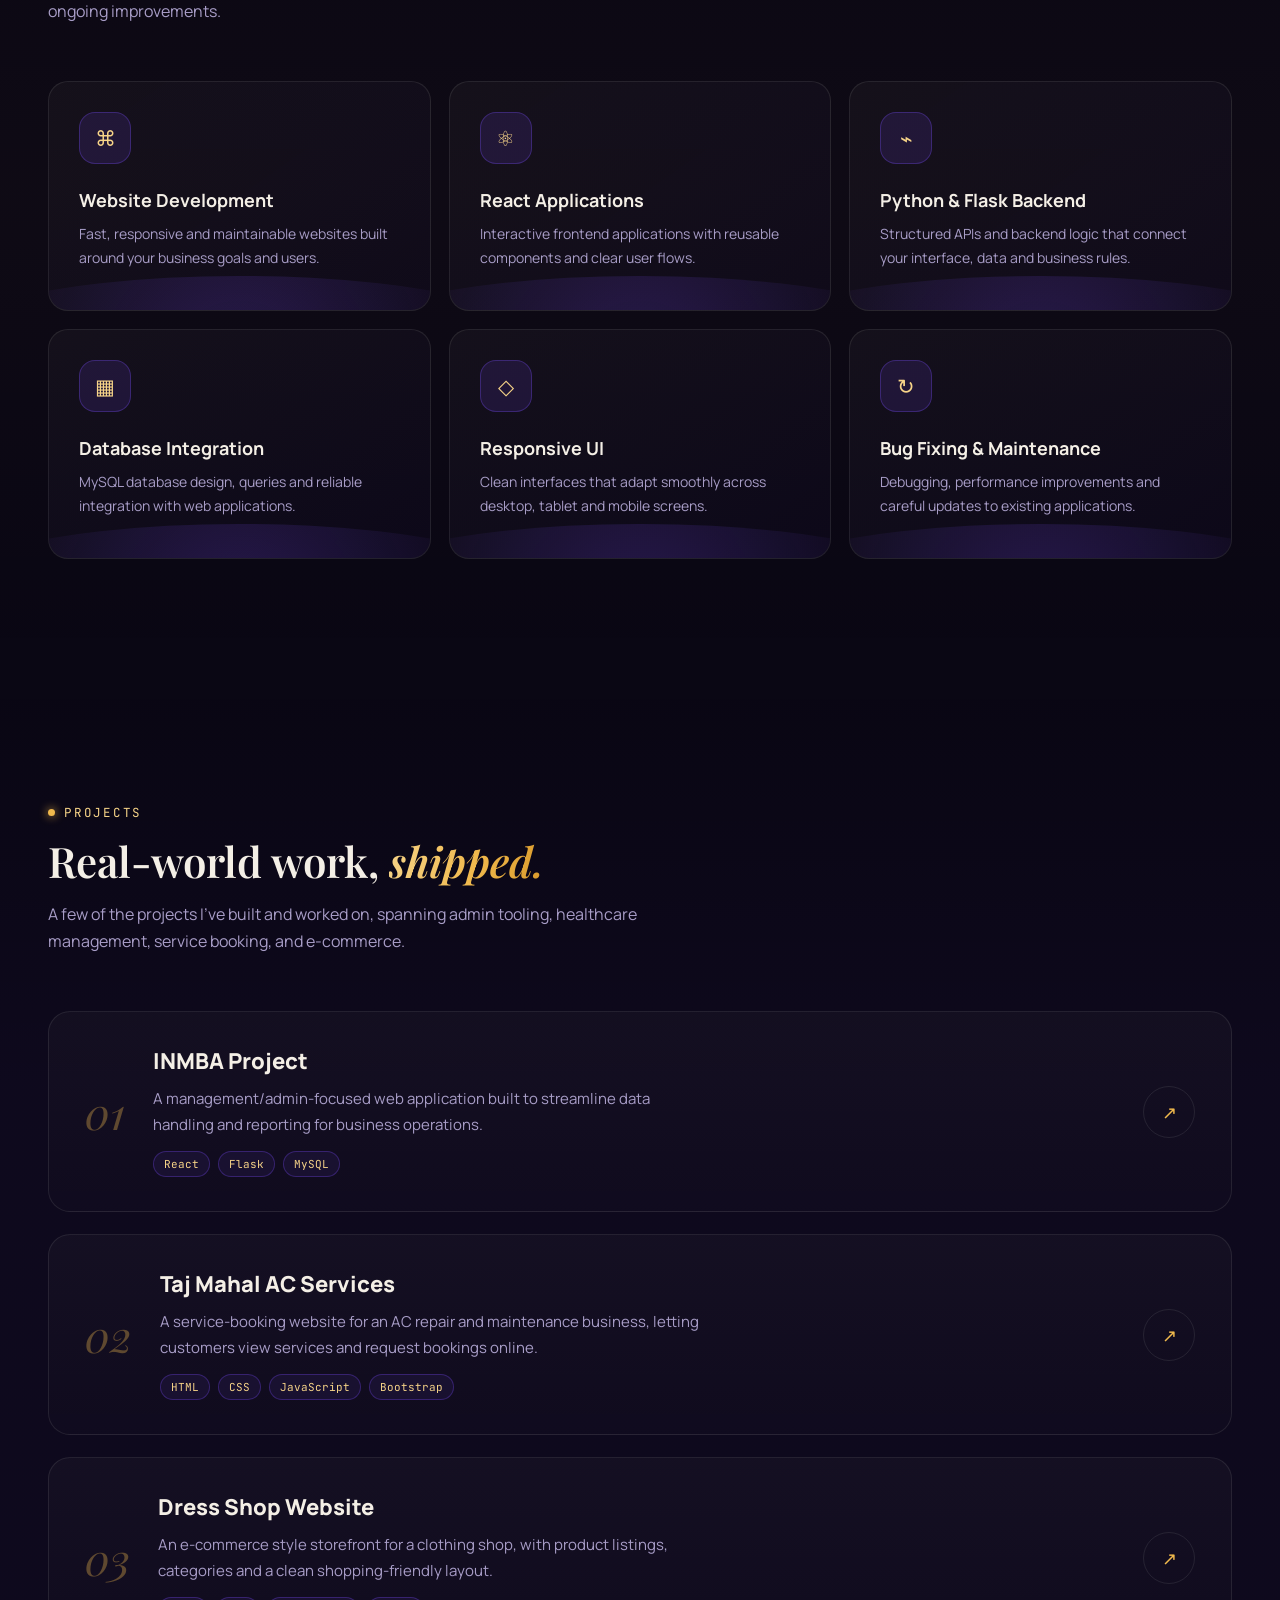
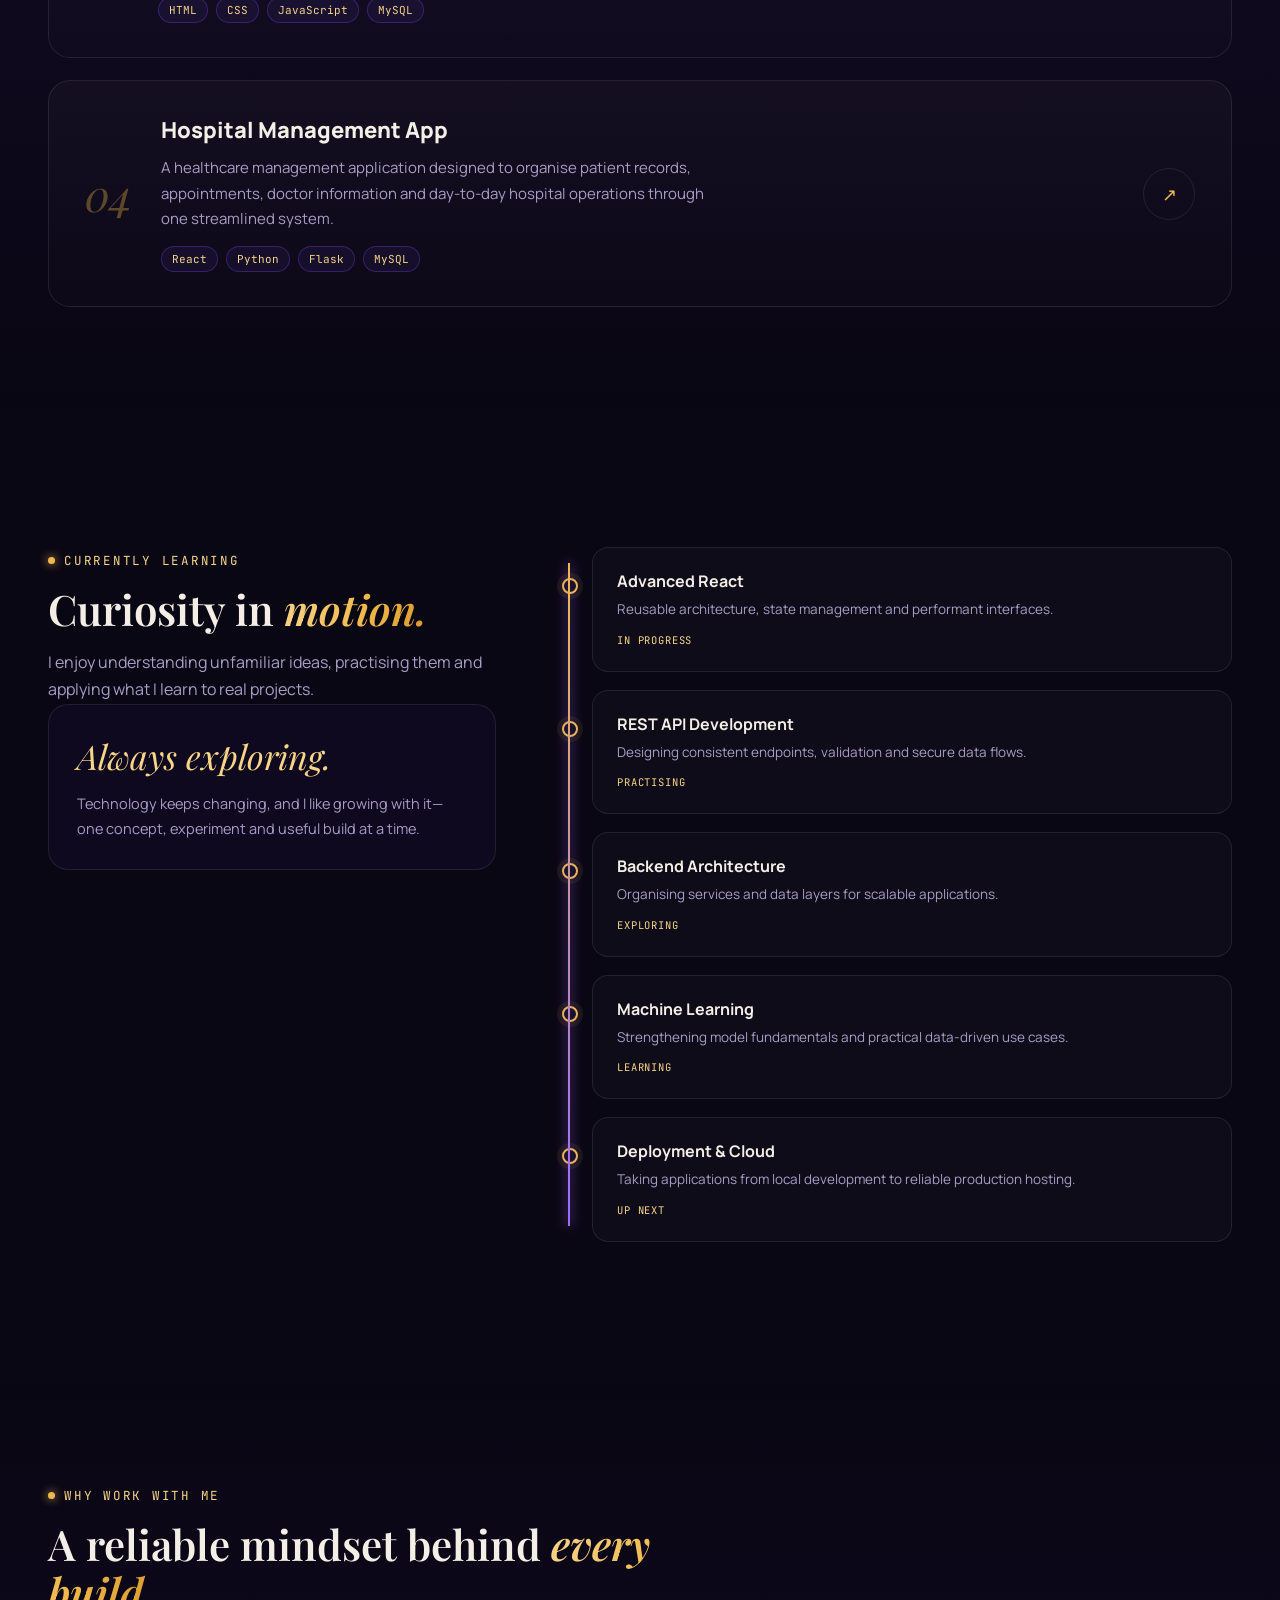
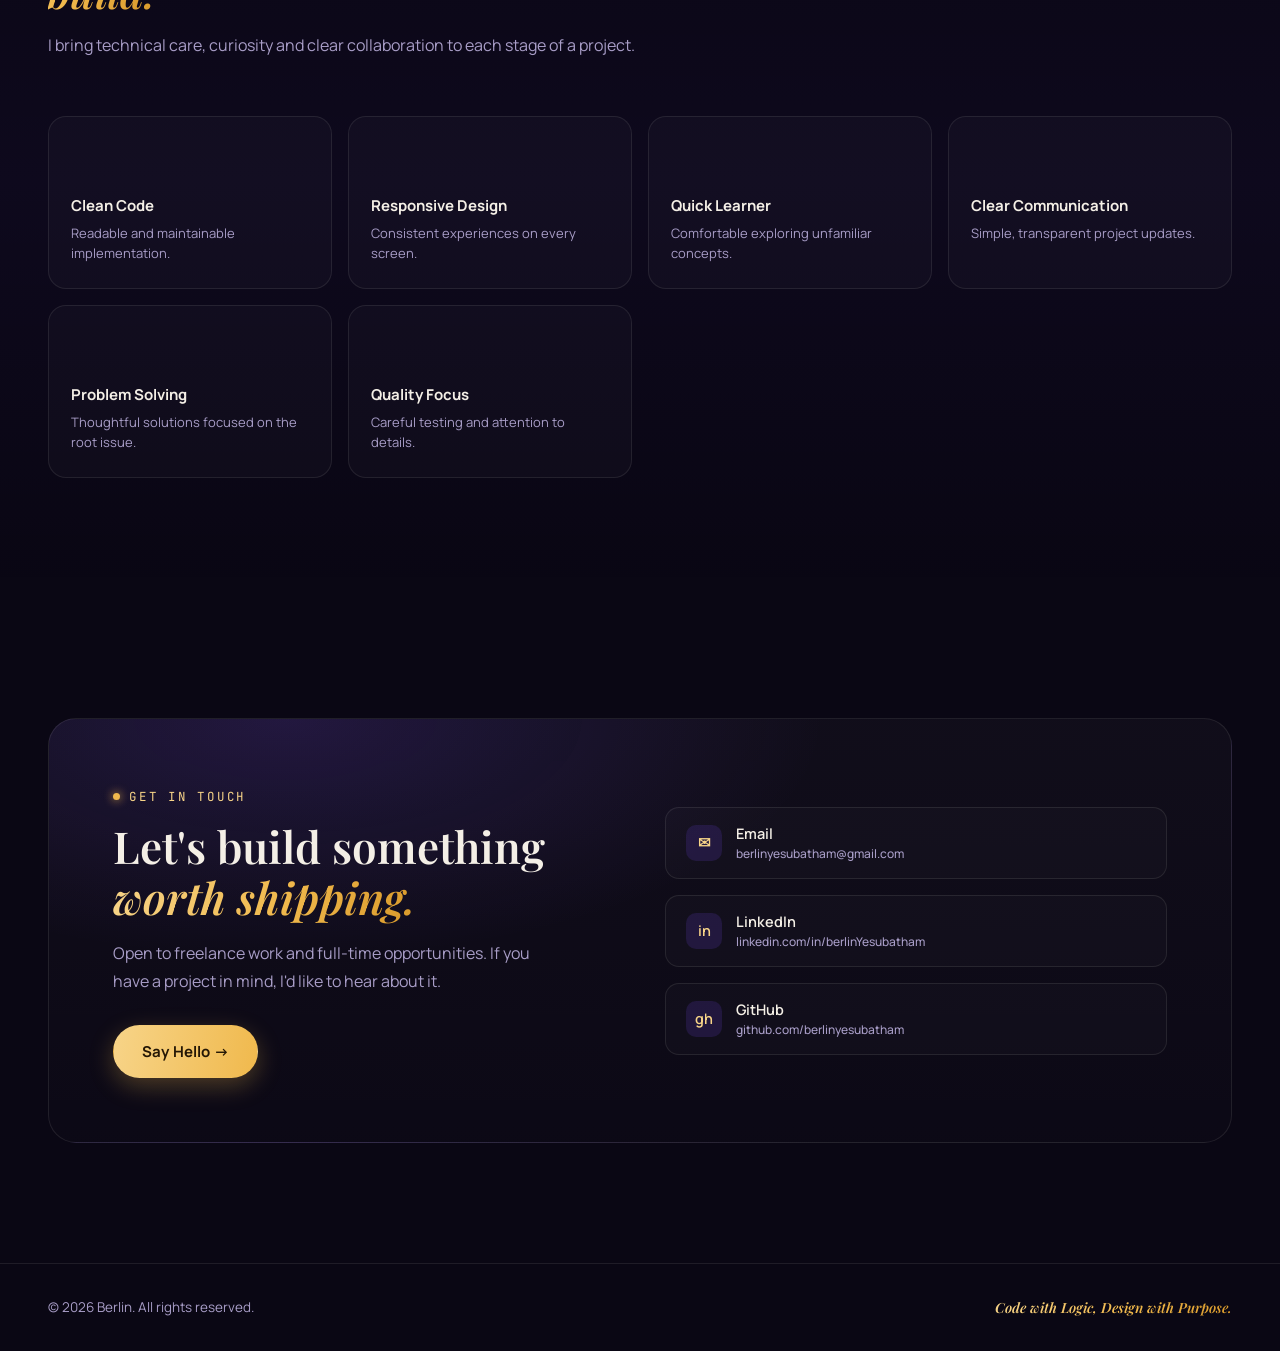
<file: portfolio.html>
<!DOCTYPE html>
<html lang="en">
<head>
<meta charset="UTF-8">
<meta name="viewport" content="width=device-width, initial-scale=1.0">
<title>Berlin — Full-Stack Developer</title>
<link rel="preconnect" href="https://fonts.googleapis.com">
<link href="https://fonts.googleapis.com/css2?family=Playfair+Display:ital,wght@0,500;0,600;1,500;1,600&family=Manrope:wght@400;500;600;700;800&family=Great+Vibes&family=JetBrains+Mono:wght@400;500&display=swap" rel="stylesheet">
<style>
  :root{
    --bg:#0a0714;
    --bg-panel:#120c22;
    --bg-panel-2:#171029;
    --purple:#7c4dff;
    --purple-deep:#4a2a9e;
    --purple-glow:#9d6bff;
    --gold:#f0b94d;
    --gold-soft:#f7d488;
    --text:#f4efe6;
    --muted:#a89dc7;
    --line:rgba(244,239,230,0.09);
    --radius:20px;
  }
  *{margin:0;padding:0;box-sizing:border-box;}
  html{scroll-behavior:smooth;}
  body{
    background:var(--bg);
    color:var(--text);
    font-family:'Manrope',sans-serif;
    overflow-x:hidden;
    position:relative;
  }
  @media (prefers-reduced-motion: reduce){
    *{animation-duration:0.01ms !important; animation-iteration-count:1 !important; transition-duration:0.01ms !important;}
  }

  /* ---------- background atmosphere ---------- */
  .bg-glow{
    position:fixed; inset:0; z-index:0; pointer-events:none;
    background:
      radial-gradient(600px 500px at 82% 18%, rgba(124,77,255,0.20), transparent 60%),
      radial-gradient(500px 450px at 15% 75%, rgba(240,185,77,0.10), transparent 60%),
      radial-gradient(900px 700px at 50% 0%, rgba(74,42,158,0.25), transparent 55%);
  }
  .noise{
    position:fixed; inset:0; z-index:1; pointer-events:none; opacity:0.035; mix-blend-mode:overlay;
    background-image:url("data:image/svg+xml,%3Csvg xmlns='http://www.w3.org/2000/svg' width='100' height='100'%3E%3Cfilter id='n'%3E%3CfeTurbulence type='fractalNoise' baseFrequency='0.9' numOctaves='2' stitchTiles='stitch'/%3E%3C/filter%3E%3Crect width='100%25' height='100%25' filter='url(%23n)'/%3E%3C/svg%3E");
  }

  section, header, footer{position:relative; z-index:2;}

  ::selection{background:var(--gold); color:#1a1226;}

  a{color:inherit; text-decoration:none;}
  ul{list-style:none;}

  .wrap{max-width:1280px; margin:0 auto; padding:0 48px;}
  @media (max-width:768px){.wrap{padding:0 22px;}}

  .eyebrow{
    display:inline-flex; align-items:center; gap:9px;
    font-family:'JetBrains Mono',monospace;
    font-size:12.5px; letter-spacing:0.14em; text-transform:uppercase;
    color:var(--gold-soft);
  }
  .eyebrow::before{
    content:''; width:7px; height:7px; border-radius:50%;
    background:var(--gold); box-shadow:0 0 10px var(--gold);
  }

  .accent{
    font-family:'Playfair Display',serif; font-style:italic; font-weight:600;
    background:linear-gradient(100deg, var(--gold-soft), var(--gold) 55%, #d99a2b);
    -webkit-background-clip:text; background-clip:text; color:transparent;
  }

  .btn{
    display:inline-flex; align-items:center; gap:10px;
    padding:15px 28px; border-radius:999px;
    font-weight:700; font-size:15px; letter-spacing:0.01em;
    border:1px solid transparent; cursor:pointer;
    transition:transform .25s ease, box-shadow .25s ease, background .25s ease;
  }
  .btn-primary{
    background:linear-gradient(100deg, var(--gold-soft), var(--gold));
    color:#241705;
    box-shadow:0 8px 24px rgba(240,185,77,0.28);
  }
  .btn-primary:hover{transform:translateY(-2px); box-shadow:0 12px 30px rgba(240,185,77,0.4);}
  .btn-ghost{
    background:rgba(244,239,230,0.03);
    border-color:var(--line);
    color:var(--text);
  }
  .btn-ghost:hover{background:rgba(244,239,230,0.07); transform:translateY(-2px);}

  /* ---------- nav ---------- */
  header{
    position:sticky; top:0; z-index:50;
    background:rgba(10,7,20,0.72);
    backdrop-filter:blur(18px) saturate(140%);
    border-bottom:1px solid var(--line);
  }
  .navbar{display:flex; align-items:center; justify-content:space-between; padding:18px 48px;}
  @media (max-width:768px){.navbar{padding:16px 22px;}}
  .brand{display:flex; align-items:center; gap:12px;}
  .brand-mark{
    width:42px; height:42px; border-radius:50%;
    display:flex; align-items:center; justify-content:center;
    font-family:'Playfair Display',serif; font-style:italic; font-weight:600; font-size:20px;
    background:radial-gradient(circle at 30% 30%, var(--purple-glow), var(--purple-deep) 70%);
    color:var(--gold-soft);
    border:1px solid rgba(157,107,255,0.5);
  }
  .brand-name{font-weight:800; font-size:17px; letter-spacing:0.01em;}
  .brand-sub{font-family:'JetBrains Mono',monospace; font-size:10px; letter-spacing:0.16em; color:var(--muted); text-transform:uppercase;}

  .nav-links{display:flex; gap:38px; font-size:14.5px; font-weight:600; color:var(--muted);}
  .nav-links a{position:relative; padding:6px 0; transition:color .2s;}
  .nav-links a:hover, .nav-links a.active{color:var(--text);}
  .nav-links a.active::after{
    content:''; position:absolute; left:0; right:0; bottom:-4px; height:2px;
    background:linear-gradient(90deg, var(--gold), transparent);
  }
  .nav-cta{display:flex; align-items:center; gap:16px;}
  .icon-btn{
    width:40px; height:40px; border-radius:50%; display:flex; align-items:center; justify-content:center;
    background:rgba(244,239,230,0.04); border:1px solid var(--line); cursor:pointer;
  }
  @media (max-width:940px){.nav-links{display:none;} }

  /* ---------- hero ---------- */
  .hero{padding:76px 0 40px; overflow:visible;}
  .hero-grid{
    display:grid; grid-template-columns:1.05fr 1fr; gap:40px; align-items:center;
  }
  @media (max-width:940px){.hero-grid{grid-template-columns:1fr;}}

  .hero-copy h1{
    font-family:'Playfair Display',serif; font-weight:600;
    font-size:clamp(34px, 4.6vw, 58px); line-height:1.08; letter-spacing:-0.01em;
    margin:20px 0 22px;
  }
  .hero-copy p.lede{
    color:var(--muted); font-size:16.5px; line-height:1.7; max-width:460px; margin-bottom:32px;
  }
  .hero-actions{display:flex; gap:16px; flex-wrap:wrap; margin-bottom:38px;}

  .underline-swash{position:relative; display:inline-block;}
  .underline-swash svg{position:absolute; left:0; bottom:-10px; width:100%; height:10px;}

  .tech-card{
    position:relative; overflow:hidden; isolation:isolate;
    border:1px solid var(--line); border-radius:var(--radius);
    background:linear-gradient(180deg, rgba(244,239,230,0.03), rgba(244,239,230,0.01));
    padding:22px 24px; margin-bottom:18px;
    box-shadow:inset 0 1px 0 rgba(255,255,255,.04), 0 12px 30px rgba(0,0,0,.16);
  }
  .tech-card::after{
    content:''; position:absolute; z-index:0; pointer-events:none;
    width:34%; height:220%; top:-60%; left:-55%; transform:rotate(20deg);
    background:linear-gradient(90deg, transparent, rgba(157,107,255,.08), rgba(247,212,136,.19), rgba(157,107,255,.08), transparent);
    animation:holoSweep 5.2s cubic-bezier(.4,0,.2,1) infinite;
  }
  @keyframes holoSweep{0%,20%{left:-55%;}70%,100%{left:135%;}}
  .tech-card h3{position:relative; z-index:1; font-size:13px; text-transform:uppercase; letter-spacing:0.1em; color:var(--muted); margin-bottom:16px; font-weight:700;}
  .tech-icons{position:relative; z-index:1; display:flex; gap:12px; flex-wrap:wrap;}
  .tech-icons span{
    --delay:0s;
    position:relative;
    width:46px; height:46px; border-radius:12px;
    display:flex; align-items:center; justify-content:center;
    font-family:'JetBrains Mono',monospace; font-weight:700; font-size:12px;
    background:rgba(124,77,255,0.10); border:1px solid rgba(124,77,255,0.25);
    color:var(--gold-soft);
    box-shadow:0 6px 16px rgba(0,0,0,.18), inset 0 1px 0 rgba(255,255,255,.05);
    animation:techReveal .7s cubic-bezier(.2,.9,.2,1) backwards var(--delay), techWave 3.6s ease-in-out infinite calc(.8s + var(--delay));
    transition:transform .32s cubic-bezier(.2,.8,.2,1), background .25s ease, border-color .25s ease, box-shadow .25s ease, opacity .25s ease, filter .25s ease;
  }
  .tech-icons span:nth-child(2){--delay:.08s}.tech-icons span:nth-child(3){--delay:.16s}
  .tech-icons span:nth-child(4){--delay:.24s}.tech-icons span:nth-child(5){--delay:.32s}
  .tech-icons span:nth-child(6){--delay:.40s}.tech-icons span:nth-child(7){--delay:.48s}
  .tech-icons span:nth-child(8){--delay:.56s}.tech-icons span:nth-child(9){--delay:.64s}
  .tech-icons span:nth-child(10){--delay:.72s}.tech-icons span:nth-child(11){--delay:.80s}
  @keyframes techReveal{from{opacity:0; transform:translateY(22px) scale(.5) rotate(-12deg);}to{opacity:1; transform:translateY(0) scale(1) rotate(0);}}
  @keyframes techWave{0%,100%{translate:0 0;}50%{translate:0 -5px;}}
  .tech-icons span:hover{
    z-index:3; animation-play-state:paused;
    transform:translateY(-10px) scale(1.18) rotate(7deg);
    background:linear-gradient(145deg, rgba(124,77,255,.34), rgba(240,185,77,.14));
    border-color:rgba(247,212,136,.72);
    box-shadow:0 15px 28px rgba(0,0,0,.38), 0 0 22px rgba(157,107,255,.4), inset 0 0 12px rgba(247,212,136,.1);
  }
  .tech-icons:has(span:hover) span:not(:hover){transform:scale(.88); opacity:.48; filter:saturate(.55);}
  @media (hover:none){.tech-icons:has(span:hover) span:not(:hover){transform:none; opacity:1; filter:none;}}

  .stats-row{display:flex; gap:28px; flex-wrap:wrap;}
  .stat b{
    display:block; font-family:'Playfair Display',serif; font-style:italic; font-weight:600;
    font-size:30px; color:var(--gold-soft);
  }
  .stat span{font-size:13px; color:var(--muted); line-height:1.3; display:block; margin-top:2px;}

  /* ---------- hero visual ---------- */
  .hero-visual{position:relative; display:flex; justify-content:center; align-items:center; min-height:560px;}
  .orbit-ring{
    position:absolute; width:440px; height:440px; border-radius:50%;
    border:1.5px solid rgba(240,185,77,0.35);
    animation:spin 34s linear infinite;
  }
  .orbit-ring.r2{width:520px; height:520px; border-color:rgba(124,77,255,0.28); animation-duration:46s; animation-direction:reverse;}
  @keyframes spin{to{transform:rotate(360deg);}}
  .orb{
    position:absolute; border-radius:50%;
    background:radial-gradient(circle at 32% 28%, var(--purple-glow), var(--purple-deep) 75%);
    box-shadow:0 0 30px rgba(124,77,255,0.5);
  }
  .orb.o1{width:22px; height:22px; top:6%; left:10%;}
  .orb.o2{width:16px; height:16px; bottom:12%; right:6%; background:radial-gradient(circle at 32% 28%, var(--gold-soft), var(--gold) 75%); box-shadow:0 0 22px rgba(240,185,77,0.5);}
  .orb.o3{width:12px; height:12px; bottom:30%; left:2%;}

  .photo-frame{
    position:relative; width:340px; height:430px; border-radius:26px;
    overflow:hidden; z-index:3;
    border:1px solid rgba(240,185,77,0.35);
    box-shadow:0 30px 70px rgba(0,0,0,0.55), 0 0 0 1px rgba(124,77,255,0.15) inset;
    animation:float 6s ease-in-out infinite;
  }
  @keyframes float{0%,100%{transform:translateY(0);}50%{transform:translateY(-14px);}}
  .photo-frame img{width:100%; height:100%; object-fit:cover; object-position:50% 8%; display:block;
    filter:contrast(1.04) saturate(1.05);}
  .photo-frame::after{
    content:''; position:absolute; inset:0;
    background:linear-gradient(180deg, transparent 55%, rgba(10,7,20,0.55) 100%);
  }

  .float-card{
    position:absolute; z-index:4;
    background:rgba(18,12,34,0.85); backdrop-filter:blur(14px);
    border:1px solid var(--line); border-radius:16px; padding:16px 18px;
    box-shadow:0 20px 40px rgba(0,0,0,0.4);
  }
  .float-card.tagline{top:2%; right:0%; font-family:'Playfair Display',serif; font-style:italic; font-size:16px; line-height:1.4;}
  .float-card.code{
    bottom:6%; left:-6%; font-family:'JetBrains Mono',monospace; font-size:12px; line-height:1.85;
    width:250px; color:var(--muted);
  }
  .float-card.code .dots span{display:inline-block; width:8px; height:8px; border-radius:50%; margin-right:5px;}
  .float-card.code .dots{margin-bottom:10px;}
  .dot-r{background:#ff5f57;} .dot-y{background:#febc2e;} .dot-g{background:#28c840;}
  .code .key{color:#8be9fd;} .code .str{color:var(--gold-soft);} .code .prop{color:#c3b8e8;}

  .signature{
    position:absolute; bottom:-2%; right:-4%; text-align:right; z-index:4;
  }
  .signature .name{font-family:'Great Vibes',cursive; font-size:44px; color:var(--gold-soft); line-height:1;}
  .signature .role{font-family:'JetBrains Mono',monospace; font-size:11px; letter-spacing:0.16em; color:var(--muted); text-transform:uppercase; margin-top:6px;}

  @media (max-width:940px){
    .hero-visual{min-height:460px; margin-top:20px;}
    .photo-frame{width:270px; height:340px;}
    .float-card.tagline{right:-4%; font-size:14px;}
    .float-card.code{display:none;}
    .signature{right:0; bottom:-8%;}
  }

  /* ---------- marquee strip ---------- */
  .strip{
    border-top:1px solid var(--line); border-bottom:1px solid var(--line);
    background:rgba(18,12,34,0.5);
    padding:18px 0; margin-top:50px;
    display:flex; align-items:center; justify-content:space-between; gap:24px;
    flex-wrap:wrap;
  }
  .strip .wrap{display:flex; align-items:center; justify-content:space-between; width:100%; flex-wrap:wrap; gap:14px;}
  .strip-items{display:flex; gap:10px; align-items:center; flex-wrap:wrap; font-size:13.5px; color:var(--muted); font-weight:600;}
  .strip-items b{color:var(--text); font-weight:700;}
  .strip-items .sep{color:var(--gold); font-size:10px;}
  .avail{display:flex; align-items:center; gap:10px; font-size:13.5px; color:var(--muted);}
  .avail .pulse{width:9px; height:9px; border-radius:50%; background:#39d97a; box-shadow:0 0 10px #39d97a; animation:pulse 1.8s ease-in-out infinite;}
  @keyframes pulse{0%,100%{opacity:1;}50%{opacity:0.4;}}

  /* ---------- section shared ---------- */
  .section{padding:120px 0;}
  @media (max-width:768px){.section{padding:80px 0;}}
  .section-head{max-width:640px; margin-bottom:56px;}
  .section-head h2{
    font-family:'Playfair Display',serif; font-weight:600; font-size:clamp(28px,3.4vw,42px);
    margin-top:16px; line-height:1.15;
  }
  .section-head p{color:var(--muted); margin-top:16px; font-size:16px; line-height:1.7;}

  /* ---------- about ---------- */
  .about{background:linear-gradient(180deg, transparent, rgba(124,77,255,0.04) 30%, rgba(124,77,255,0.04) 70%, transparent);}
  .about-grid{display:grid; grid-template-columns:0.9fr 1.1fr; gap:60px; align-items:center;}
  @media (max-width:900px){.about-grid{grid-template-columns:1fr;}}
  .about-visual{
    position:relative; border-radius:24px; overflow:hidden; height:420px;
    border:1px solid var(--line);
  }
  .about-visual img{width:100%; height:100%; object-fit:cover; filter:grayscale(0.15) contrast(1.05);}
  .about-visual::after{content:''; position:absolute; inset:0; background:linear-gradient(0deg, rgba(10,7,20,0.75), transparent 45%);}
  .about-visual .cap{position:absolute; bottom:20px; left:20px; font-family:'JetBrains Mono',monospace; font-size:12px; color:var(--gold-soft); letter-spacing:0.06em;}
  .about-text p{color:var(--muted); font-size:16px; line-height:1.85; margin-bottom:18px;}
  .about-text p b{color:var(--text);}
  .value-list{display:grid; grid-template-columns:1fr 1fr; gap:14px; margin-top:28px;}
  .value-list li{
    display:flex; gap:10px; align-items:flex-start; font-size:14.5px; color:var(--muted);
    padding:14px 16px; border:1px solid var(--line); border-radius:12px; background:rgba(244,239,230,0.02);
  }
  .value-list li::before{content:'✦'; color:var(--gold); flex-shrink:0;}

  /* ---------- skills ---------- */
  .skills-grid{display:grid; grid-template-columns:repeat(5,1fr); gap:20px; perspective:1200px; perspective-origin:center;}
  @media (max-width:900px){.skills-grid{grid-template-columns:repeat(3,1fr);}}
  @media (max-width:560px){.skills-grid{grid-template-columns:repeat(2,1fr);}}
  .skill-card{
    --mouse-x:50%; --mouse-y:50%; --tilt-x:0deg; --tilt-y:0deg;
    position:relative; isolation:isolate; overflow:hidden;
    border:1px solid var(--line); border-radius:16px; padding:26px 18px;
    background:linear-gradient(145deg, rgba(35,24,61,.96), rgba(15,10,29,.98));
    text-align:center;
    opacity:0; transform:translateY(34px) scale(.96);
    transition:opacity .65s ease, transform .65s cubic-bezier(.2,.8,.2,1), border-color .25s ease, background .25s ease, box-shadow .25s ease;
    transform-style:preserve-3d; will-change:transform;
    box-shadow:0 8px 0 rgba(5,3,12,.72), 0 14px 26px rgba(0,0,0,.24), inset 0 1px 0 rgba(255,255,255,.05);
  }
  .skill-card.is-visible{opacity:1; transform:translateY(0) scale(1);}
  .skill-card.is-visible:hover{
    transform:rotateX(var(--tilt-x)) rotateY(var(--tilt-y)) translateY(-10px) scale(1.045);
    border-color:rgba(240,185,77,0.55);
    box-shadow:var(--shadow-x, 0px) var(--shadow-y, 20px) 0 rgba(5,3,12,.72), 0 30px 55px rgba(0,0,0,.48), 0 0 34px rgba(124,77,255,.2);
  }
  .skill-card::before{
    content:''; position:absolute; inset:0; z-index:0; opacity:0; pointer-events:none;
    background:radial-gradient(190px circle at var(--mouse-x) var(--mouse-y), rgba(247,212,136,.3), rgba(124,77,255,.12) 44%, transparent 72%);
    transition:opacity .25s ease;
  }
  .skill-card::after{
    content:''; position:absolute; inset:0; z-index:4; padding:1.5px; border-radius:inherit; pointer-events:none;
    background:linear-gradient(115deg, transparent 20%, var(--purple-glow) 38%, var(--gold-soft) 50%, var(--purple-glow) 62%, transparent 80%) 180% 0 / 260% 100%;
    -webkit-mask:linear-gradient(#000 0 0) content-box, linear-gradient(#000 0 0);
    -webkit-mask-composite:xor; mask-composite:exclude;
    opacity:.35; transition:opacity .3s ease;
  }
  .skill-card:hover::before{opacity:1;}
  .skill-card:hover::after{opacity:1; animation:borderBeam 1.8s linear infinite;}
  @keyframes borderBeam{to{background-position:-80% 0;}}
  .skill-card .glyph{
    position:relative; z-index:2;
    width:52px; height:52px; border-radius:14px; margin:0 auto 14px;
    display:flex; align-items:center; justify-content:center;
    font-family:'JetBrains Mono',monospace; font-weight:700; font-size:13px;
    background:rgba(124,77,255,0.14); color:var(--gold-soft); border:1px solid rgba(124,77,255,0.3);
    transition:transform .35s ease, box-shadow .35s ease, border-color .35s ease;
  }
  .skill-card:hover .glyph{
    transform:translateZ(58px) translateY(-5px) rotate(-4deg) scale(1.08);
    border-color:rgba(240,185,77,.55); box-shadow:0 9px 24px rgba(124,77,255,.32), 0 0 18px rgba(240,185,77,.12);
    animation:glyphFloat 1.8s ease-in-out infinite;
  }
  @keyframes glyphFloat{0%,100%{translate:0 0;}50%{translate:0 -4px;}}
  .skill-card h4{position:relative; z-index:2; font-size:14.5px; font-weight:700; margin-bottom:4px; transform:translateZ(38px); text-shadow:0 7px 14px rgba(0,0,0,.42);}
  .skill-card span{position:relative; z-index:2; display:inline-block; transform:translateZ(22px); font-size:11.5px; color:var(--muted); font-family:'JetBrains Mono',monospace; letter-spacing:0.04em;}
  @media (hover:none){
    .skill-card.is-visible:hover{transform:translateY(0) scale(1);}
    .skill-card:hover .glyph{animation:none; transform:none;}
  }

  /* ---------- services: alternating slide + icon morph ---------- */
  .services{background:linear-gradient(180deg, transparent, rgba(240,185,77,.025), transparent);}
  .services-grid{display:grid; grid-template-columns:repeat(3,1fr); gap:18px;}
  @media(max-width:900px){.services-grid{grid-template-columns:repeat(2,1fr);}}
  @media(max-width:600px){.services-grid{grid-template-columns:1fr;}}
  .service-card{
    position:relative; overflow:hidden; min-height:230px; padding:30px; border:1px solid var(--line); border-radius:20px;
    background:linear-gradient(145deg,rgba(244,239,230,.035),rgba(124,77,255,.025));
    opacity:0; transform:translateX(-54px) rotate(-2deg);
    transition:opacity .65s ease, transform .75s cubic-bezier(.2,.8,.2,1), border-color .3s ease, box-shadow .3s ease;
  }
  .service-card:nth-child(even){transform:translateX(54px) rotate(2deg);}
  .service-card.in-view{opacity:1; transform:translateX(0) rotate(0);}
  .service-card::after{content:''; position:absolute; inset:auto -45% -70% -45%; height:85%; border-radius:50%; background:radial-gradient(circle,rgba(124,77,255,.23),transparent 68%); transition:transform .5s ease;}
  .service-card:hover{transform:translateY(-7px); border-color:rgba(240,185,77,.36); box-shadow:0 20px 42px rgba(0,0,0,.3);}
  .service-card:hover::after{transform:translateY(-30%);}
  .service-icon{width:52px;height:52px;border-radius:16px;display:grid;place-items:center;margin-bottom:24px;font-size:21px;color:var(--gold-soft);background:rgba(124,77,255,.13);border:1px solid rgba(124,77,255,.3);transition:transform .45s cubic-bezier(.2,.8,.2,1),border-radius .45s ease,background .45s ease;}
  .service-card:hover .service-icon{transform:rotate(12deg) scale(1.12);border-radius:50%;background:rgba(240,185,77,.14);}
  .service-card h3{position:relative;z-index:1;font-size:18px;margin-bottom:10px;}
  .service-card p{position:relative;z-index:1;color:var(--muted);font-size:14px;line-height:1.7;}

  /* ---------- learning: animated timeline flow ---------- */
  .learning-layout{display:grid;grid-template-columns:.8fr 1.2fr;gap:64px;align-items:start;}
  @media(max-width:850px){.learning-layout{grid-template-columns:1fr;gap:38px;}}
  .learning-note{position:sticky;top:120px;padding:28px;border:1px solid var(--line);border-radius:20px;background:rgba(124,77,255,.045);}
  @media(max-width:850px){.learning-note{position:relative;top:auto;}}
  .learning-note .big{font-family:'Playfair Display',serif;font-style:italic;font-size:34px;color:var(--gold-soft);display:block;margin-bottom:12px;}
  .learning-note p{color:var(--muted);line-height:1.75;font-size:14.5px;}
  .learning-track{position:relative;display:flex;flex-direction:column;gap:18px;padding-left:32px;}
  .learning-track::before{content:'';position:absolute;left:8px;top:16px;bottom:16px;width:2px;background:rgba(124,77,255,.18);}
  .learning-track::after{content:'';position:absolute;left:8px;top:16px;width:2px;height:0;background:linear-gradient(var(--gold),var(--purple-glow));box-shadow:0 0 12px var(--purple-glow);transition:height 1.8s cubic-bezier(.2,.8,.2,1);}
  .learning-track.in-view::after{height:calc(100% - 32px);}
  .learning-item{--item-delay:0s;position:relative;padding:22px 24px;border:1px solid var(--line);border-radius:16px;background:rgba(244,239,230,.025);opacity:0;transform:translateY(26px);transition:opacity .55s ease var(--item-delay),transform .55s ease var(--item-delay),border-color .25s ease;}
  .learning-item:nth-child(2){--item-delay:.14s}.learning-item:nth-child(3){--item-delay:.28s}.learning-item:nth-child(4){--item-delay:.42s}.learning-item:nth-child(5){--item-delay:.56s}
  .learning-track.in-view .learning-item{opacity:1;transform:translateY(0);}
  .learning-item::before{content:'';position:absolute;left:-31px;top:30px;width:12px;height:12px;border-radius:50%;background:var(--bg);border:2px solid var(--gold);box-shadow:0 0 0 5px rgba(240,185,77,.08);}
  .learning-item:hover{border-color:rgba(157,107,255,.42);}
  .learning-item h3{font-size:16px;margin-bottom:7px;}.learning-item p{color:var(--muted);font-size:13.5px;line-height:1.6;}
  .learning-status{display:inline-block;margin-top:12px;font:10.5px 'JetBrains Mono',monospace;color:var(--gold-soft);letter-spacing:.08em;text-transform:uppercase;}

  /* ---------- why me: bento reveal + check draw ---------- */
  .why{background:linear-gradient(180deg,transparent,rgba(124,77,255,.04),transparent);}
  .why-grid{display:grid;grid-template-columns:repeat(4,1fr);gap:16px;}
  @media(max-width:900px){.why-grid{grid-template-columns:repeat(2,1fr);}}
  @media(max-width:520px){.why-grid{grid-template-columns:1fr;}}
  .why-card{position:relative;padding:25px 22px;border:1px solid var(--line);border-radius:18px;background:rgba(244,239,230,.025);opacity:0;transform:scale(.72) rotateY(65deg);transform-origin:left center;transition:opacity .55s ease,transform .7s cubic-bezier(.2,.9,.2,1),background .3s ease,border-color .3s ease;transform-style:preserve-3d;}
  .why-card.in-view{opacity:1;transform:scale(1) rotateY(0);}
  .why-card:nth-child(2){transition-delay:.1s}.why-card:nth-child(3){transition-delay:.2s}.why-card:nth-child(4){transition-delay:.3s}.why-card:nth-child(5){transition-delay:.4s}.why-card:nth-child(6){transition-delay:.5s}
  .why-card:hover{transform:translateY(-6px) rotateY(-5deg);background:rgba(124,77,255,.07);border-color:rgba(240,185,77,.35);}
  .why-check{width:36px;height:36px;border-radius:50%;display:grid;place-items:center;margin-bottom:17px;border:1px solid rgba(240,185,77,.35);color:var(--gold);font-weight:800;transform:scale(0) rotate(-90deg);transition:transform .5s cubic-bezier(.2,1.4,.3,1) .35s;background .3s ease;}
  .why-card.in-view .why-check{transform:scale(1) rotate(0);}.why-card:hover .why-check{background:var(--gold);color:#241705;}
  .why-card h3{font-size:15px;margin-bottom:7px;}.why-card p{font-size:13px;color:var(--muted);line-height:1.55;}

  /* ---------- projects ---------- */
  .project-list{display:flex; flex-direction:column; gap:22px;}
  .project-card{
    display:grid; grid-template-columns:auto 1fr auto; gap:28px; align-items:center;
    border:1px solid var(--line); border-radius:22px; padding:34px 36px;
    background:linear-gradient(180deg, rgba(244,239,230,0.03), rgba(244,239,230,0.01));
    transition:border-color .25s ease, transform .25s ease, background .25s ease;
  }
  .project-card:hover{border-color:rgba(124,77,255,0.4); transform:translateY(-4px); background:rgba(124,77,255,0.05);}
  @media (max-width:800px){.project-card{grid-template-columns:1fr; text-align:left;}}
  .project-index{
    font-family:'Playfair Display',serif; font-style:italic; font-size:44px; color:rgba(240,185,77,0.35);
  }
  .project-card h3{font-size:22px; font-weight:800; margin-bottom:10px;}
  .project-card p{color:var(--muted); font-size:15px; line-height:1.7; max-width:560px; margin-bottom:14px;}
  .tag-row{display:flex; gap:8px; flex-wrap:wrap;}
  .tag{
    font-family:'JetBrains Mono',monospace; font-size:11px; padding:5px 10px; border-radius:999px;
    border:1px solid rgba(124,77,255,0.3); color:var(--gold-soft); background:rgba(124,77,255,0.08);
  }
  .project-arrow{
    width:52px; height:52px; border-radius:50%; border:1px solid var(--line);
    display:flex; align-items:center; justify-content:center; font-size:18px; color:var(--gold);
    transition:background .25s ease, transform .25s ease;
  }
  .project-card:hover .project-arrow{background:var(--gold); color:#241705; transform:rotate(45deg);}

  /* ---------- contact ---------- */
  .contact-panel{
    border-radius:28px; border:1px solid var(--line);
    background:radial-gradient(900px 400px at 20% 0%, rgba(124,77,255,0.16), transparent 60%),
               linear-gradient(180deg, rgba(244,239,230,0.03), rgba(244,239,230,0.01));
    padding:64px; display:grid; grid-template-columns:1fr 1fr; gap:50px; align-items:center;
  }
  @media (max-width:900px){.contact-panel{grid-template-columns:1fr; padding:40px 26px;}}
  .contact-panel h2{font-family:'Playfair Display',serif; font-weight:600; font-size:clamp(28px,3.6vw,44px); line-height:1.15; margin-top:16px;}
  .contact-panel p{color:var(--muted); margin:18px 0 30px; max-width:420px; line-height:1.7;}
  .contact-links{display:flex; flex-direction:column; gap:16px;}
  .contact-link{
    display:flex; align-items:center; gap:14px;
    border:1px solid var(--line); border-radius:14px; padding:16px 20px;
    background:rgba(244,239,230,0.02); font-size:14.5px; font-weight:600;
    transition:border-color .2s ease, transform .2s ease;
  }
  .contact-link:hover{border-color:rgba(240,185,77,0.4); transform:translateX(4px);}
  .contact-link .ic{
    width:36px; height:36px; border-radius:10px; background:rgba(124,77,255,0.15);
    display:flex; align-items:center; justify-content:center; color:var(--gold-soft); flex-shrink:0;
  }
  .contact-link small{display:block; color:var(--muted); font-weight:500; font-size:12px; margin-top:2px;}

  /* ---------- footer ---------- */
  footer{border-top:1px solid var(--line); padding:34px 0;}
  .footer-row{display:flex; justify-content:space-between; align-items:center; flex-wrap:wrap; gap:14px; font-size:13.5px; color:var(--muted);}
  .footer-row .accent{font-size:14px;}
</style>
</head>
<body>

<div class="bg-glow"></div>
<div class="noise"></div>

<header>
  <div class="navbar">
    <div class="brand">
      <div class="brand-mark">B</div>
      <div>
        <div class="brand-name">Berlin</div>
        <div class="brand-sub">Full-Stack Developer</div>
      </div>
    </div>
    <nav class="nav-links">
      <a href="#home" class="active">Home</a>
      <a href="#about">About</a>
      <a href="#skills">Skills</a>
      <a href="#services">Services</a>
      <a href="#projects">Projects</a>
      <a href="#contact">Contact</a>
    </nav>
    <div class="nav-cta">
      <a href="#contact" class="btn btn-primary" style="padding:11px 20px; font-size:13.5px;">Let's Connect →</a>
    </div>
  </div>
</header>

<main id="home">
  <section class="hero">
    <div class="wrap hero-grid">
      <div class="hero-copy">
        <span class="eyebrow">Full-Stack Developer</span>
        <h1>Code with <span class="accent">Logic,</span><br>Built with <span class="underline-swash">Purpose<svg viewBox="0 0 220 10" preserveAspectRatio="none"><path d="M2 7 Q 60 2, 110 6 T 218 5" stroke="#f0b94d" stroke-width="2.5" fill="none" stroke-linecap="round"/></svg></span>.</h1>
        <p class="lede">I'm Berlin, a full-stack developer who builds practical, well-structured web applications — from responsive front ends to the databases and APIs running underneath them.</p>
        <div class="hero-actions">
          <a href="#projects" class="btn btn-primary">🚀 View My Work</a>
          <a href="#contact" class="btn btn-ghost">✉️ Get In Touch</a>
        </div>

        <div class="tech-card">
          <h3>Tech Stack</h3>
          <div class="tech-icons">
            <span>HTML</span><span>CSS</span><span>JS</span><span>⚛️React</span><span>Boot</span>
            <span>Python</span><span>C</span><span>ML</span><span>Flask</span><span>SQL</span><span>Git</span>
          </div>
        </div>

        <div class="stats-row">
          <div class="stat"><b>4+</b><span>Real-World<br>Projects</span></div>
          <div class="stat"><b>10+</b><span>Technologies<br>Learned</span></div>
          <div class="stat"><b>100%</b><span>Committed to<br>Quality Code</span></div>
        </div>
      </div>

      <div class="hero-visual">
        <div class="orbit-ring"></div>
        <div class="orbit-ring r2"></div>
        <div class="orb o1"></div>
        <div class="orb o2"></div>
        <div class="orb o3"></div>

        <div class="photo-frame">
          <img src="image1.png" alt="Portrait of Berlin, Full-Stack Developer">
        </div>

        <div class="float-card tagline">Turning Ideas<br>Into Reality 🚀</div>
        <div class="float-card code">
          <div class="dots"><span class="dot-r"></span><span class="dot-y"></span><span class="dot-g"></span></div>
          <span class="key">const</span> <span class="prop">developer</span> = {<br>
          &nbsp;&nbsp;name: <span class="str">"Berlin"</span>,<br>
          &nbsp;&nbsp;role: <span class="str">"Full-Stack Dev"</span>,<br>
          &nbsp;&nbsp;stack: [<span class="str">"React"</span>, <span class="str">"Python"</span>],<br>
          &nbsp;&nbsp;learning: <span class="str">"always"</span><br>
          };
        </div>

        <div class="signature">
          <div class="name">Berlin</div>
          <div class="role">Full-Stack Developer</div>
        </div>
      </div>
    </div>

    <div class="strip">
      <div class="wrap">
        <div class="strip-items">
          <b>Frontend</b><span class="sep">✦</span>
          <b>Backend</b><span class="sep">✦</span>
          <b>Database</b><span class="sep">✦</span>
          <b>APIs</b><span class="sep">✦</span>
          <b>Version Control</b>
        </div>
        <div class="avail"><span>Available for</span> <span class="pulse"></span> <b style="color:var(--text)">Freelance &amp; Full-time</b></div>
      </div>
    </div>
  </section>

  <!-- ABOUT -->
  <section class="section about" id="about">
    <div class="wrap about-grid">
      <div class="about-visual">
        <img src="image.png" alt="Berlin at work">
        <div class="cap">// based in India</div>
      </div>
      <div class="about-text">
        <span class="eyebrow">About Me</span>
        <h2 style="font-family:'Playfair Display',serif; font-weight:600; font-size:clamp(26px,3vw,38px); margin:16px 0 22px;">Turning requirements into <span class="accent">working software.</span></h2>
        <p>I'm <b>Berlin</b>, a full-stack developer comfortable moving between the browser and the backend. I build interfaces with <b>HTML, CSS, JavaScript, React and Bootstrap</b>, and the systems behind them with <b>Python, Flask, Machine Learning, C and MySQL</b> — with Git keeping every step of the process tracked and reversible.</p>
        <p>My focus is on clean, maintainable code and interfaces that don't get in the user's way. I've applied that across real projects — from data-driven admin tools to booking and e-commerce style sites.</p>
        <p>I'm naturally curious and always excited to learn. When I discover a new idea or technology, I enjoy exploring how it works, practising it, and turning that knowledge into something useful.</p>
        <ul class="value-list">
          <li>Full-stack development, end to end</li>
          <li>Responsive, accessible interfaces</li>
          <li>Relational database design</li>
          <li>Git-based collaborative workflow</li>
          <li>Curious, continuous learner</li>
        </ul>
      </div>
    </div>
  </section>

  <!-- SKILLS -->
  <section class="section" id="skills">
    <div class="wrap">
      <div class="section-head">
        <span class="eyebrow">Skills</span>
        <h2>The <span class="accent">toolkit</span> behind every build.</h2>
        <p>A working set of languages and frameworks I use across the stack — from styling a page to querying a database.</p>
      </div>
      <div class="skills-grid">
        <div class="skill-card"><div class="glyph">&lt;/&gt;</div><h4>HTML</h4><span>Structure</span></div>
        <div class="skill-card"><div class="glyph">{ }</div><h4>CSS</h4><span>Styling</span></div>
        <div class="skill-card"><div class="glyph">JS</div><h4>JavaScript</h4><span>Behavior</span></div>
        <div class="skill-card"><div class="glyph">⚛</div><h4>React</h4><span>Frontend Lib</span></div>
        <div class="skill-card"><div class="glyph">BS</div><h4>Bootstrap</h4><span>UI Kit</span></div>
        <div class="skill-card"><div class="glyph">Py</div><h4>Python</h4><span>Scripting</span></div>
        <div class="skill-card"><div class="glyph">C</div><h4>C</h4><span>Programming</span></div>
        <div class="skill-card"><div class="glyph">⬢</div><h4>Flask</h4><span>Backend</span></div>
        <div class="skill-card"><div class="glyph">ML</div><h4>Machine Learning</h4><span>Data / AI</span></div>
        <div class="skill-card"><div class="glyph">DB</div><h4>MySQL</h4><span>Database</span></div>
        <div class="skill-card"><div class="glyph">git</div><h4>Git</h4><span>Version Control</span></div>
      </div>
    </div>
  </section>

  <!-- SERVICES -->
  <section class="section services" id="services">
    <div class="wrap">
      <div class="section-head">
        <span class="eyebrow">Services</span>
        <h2>From an idea to a <span class="accent">working product.</span></h2>
        <p>Practical development support across interfaces, backend systems, databases and ongoing improvements.</p>
      </div>
      <div class="services-grid">
        <article class="service-card reveal-item"><div class="service-icon">⌘</div><h3>Website Development</h3><p>Fast, responsive and maintainable websites built around your business goals and users.</p></article>
        <article class="service-card reveal-item"><div class="service-icon">⚛</div><h3>React Applications</h3><p>Interactive frontend applications with reusable components and clear user flows.</p></article>
        <article class="service-card reveal-item"><div class="service-icon">⌁</div><h3>Python &amp; Flask Backend</h3><p>Structured APIs and backend logic that connect your interface, data and business rules.</p></article>
        <article class="service-card reveal-item"><div class="service-icon">▦</div><h3>Database Integration</h3><p>MySQL database design, queries and reliable integration with web applications.</p></article>
        <article class="service-card reveal-item"><div class="service-icon">◇</div><h3>Responsive UI</h3><p>Clean interfaces that adapt smoothly across desktop, tablet and mobile screens.</p></article>
        <article class="service-card reveal-item"><div class="service-icon">↻</div><h3>Bug Fixing &amp; Maintenance</h3><p>Debugging, performance improvements and careful updates to existing applications.</p></article>
      </div>
    </div>
  </section>

  <!-- PROJECTS -->
  <section class="section" id="projects" style="background:linear-gradient(180deg, transparent, rgba(124,77,255,0.04) 30%, rgba(124,77,255,0.04) 70%, transparent);">
    <div class="wrap">
      <div class="section-head">
        <span class="eyebrow">Projects</span>
        <h2>Real-world work, <span class="accent">shipped.</span></h2>
        <p>A few of the projects I've built and worked on, spanning admin tooling, healthcare management, service booking, and e-commerce.</p>
      </div>
      <div class="project-list">
        <div class="project-card">
          <div class="project-index">01</div>
          <div>
            <h3>INMBA Project</h3>
            <p>A management/admin-focused web application built to streamline data handling and reporting for business operations.</p>
            <div class="tag-row"><span class="tag">React</span><span class="tag">Flask</span><span class="tag">MySQL</span></div>
          </div>
          <div class="project-arrow">↗</div>
        </div>
        <div class="project-card">
          <div class="project-index">02</div>
          <div>
            <h3>Taj Mahal AC Services</h3>
            <p>A service-booking website for an AC repair and maintenance business, letting customers view services and request bookings online.</p>
            <div class="tag-row"><span class="tag">HTML</span><span class="tag">CSS</span><span class="tag">JavaScript</span><span class="tag">Bootstrap</span></div>
          </div>
          <div class="project-arrow">↗</div>
        </div>
        <div class="project-card">
          <div class="project-index">03</div>
          <div>
            <h3>Dress Shop Website</h3>
            <p>An e-commerce style storefront for a clothing shop, with product listings, categories and a clean shopping-friendly layout.</p>
            <div class="tag-row"><span class="tag">HTML</span><span class="tag">CSS</span><span class="tag">JavaScript</span><span class="tag">MySQL</span></div>
          </div>
          <div class="project-arrow">↗</div>
        </div>
        <div class="project-card">
          <div class="project-index">04</div>
          <div>
            <h3>Hospital Management App</h3>
            <p>A healthcare management application designed to organise patient records, appointments, doctor information and day-to-day hospital operations through one streamlined system.</p>
            <div class="tag-row"><span class="tag">React</span><span class="tag">Python</span><span class="tag">Flask</span><span class="tag">MySQL</span></div>
          </div>
          <div class="project-arrow">↗</div>
        </div>
      </div>
    </div>
  </section>

  <!-- CURRENTLY LEARNING -->
  <section class="section" id="learning">
    <div class="wrap learning-layout">
      <div>
        <div class="section-head" style="margin-bottom:0;">
          <span class="eyebrow">Currently Learning</span>
          <h2>Curiosity in <span class="accent">motion.</span></h2>
          <p>I enjoy understanding unfamiliar ideas, practising them and applying what I learn to real projects.</p>
        </div>
        <div class="learning-note"><span class="big">Always exploring.</span><p>Technology keeps changing, and I like growing with it—one concept, experiment and useful build at a time.</p></div>
      </div>
      <div class="learning-track reveal-track">
        <article class="learning-item"><h3>Advanced React</h3><p>Reusable architecture, state management and performant interfaces.</p><span class="learning-status">In progress</span></article>
        <article class="learning-item"><h3>REST API Development</h3><p>Designing consistent endpoints, validation and secure data flows.</p><span class="learning-status">Practising</span></article>
        <article class="learning-item"><h3>Backend Architecture</h3><p>Organising services and data layers for scalable applications.</p><span class="learning-status">Exploring</span></article>
        <article class="learning-item"><h3>Machine Learning</h3><p>Strengthening model fundamentals and practical data-driven use cases.</p><span class="learning-status">Learning</span></article>
        <article class="learning-item"><h3>Deployment &amp; Cloud</h3><p>Taking applications from local development to reliable production hosting.</p><span class="learning-status">Up next</span></article>
      </div>
    </div>
  </section>

  <!-- WHY WORK WITH ME -->
  <section class="section why" id="why-me">
    <div class="wrap">
      <div class="section-head">
        <span class="eyebrow">Why Work With Me</span>
        <h2>A reliable mindset behind <span class="accent">every build.</span></h2>
        <p>I bring technical care, curiosity and clear collaboration to each stage of a project.</p>
      </div>
      <div class="why-grid">
        <article class="why-card reveal-item"><div class="why-check">✓</div><h3>Clean Code</h3><p>Readable and maintainable implementation.</p></article>
        <article class="why-card reveal-item"><div class="why-check">✓</div><h3>Responsive Design</h3><p>Consistent experiences on every screen.</p></article>
        <article class="why-card reveal-item"><div class="why-check">✓</div><h3>Quick Learner</h3><p>Comfortable exploring unfamiliar concepts.</p></article>
        <article class="why-card reveal-item"><div class="why-check">✓</div><h3>Clear Communication</h3><p>Simple, transparent project updates.</p></article>
        <article class="why-card reveal-item"><div class="why-check">✓</div><h3>Problem Solving</h3><p>Thoughtful solutions focused on the root issue.</p></article>
        <article class="why-card reveal-item"><div class="why-check">✓</div><h3>Quality Focus</h3><p>Careful testing and attention to details.</p></article>
      </div>
    </div>
  </section>

  <!-- CONTACT -->
  <section class="section" id="contact">
    <div class="wrap">
      <div class="contact-panel">
        <div>
          <span class="eyebrow">Get In Touch</span>
          <h2>Let's build something <span class="accent">worth shipping.</span></h2>
          <p>Open to freelance work and full-time opportunities. If you have a project in mind, I'd like to hear about it.</p>
          <a href="#" class="btn btn-primary">Say Hello →</a>
        </div>
        <div class="contact-links">
          <a href="mailto:hello@berlin.dev" class="contact-link"><span class="ic">✉</span><div>Email<small>berlinyesubatham@gmail.com</small></div></a>
          <a href="#" class="contact-link"><span class="ic">in</span><div>LinkedIn<small>linkedin.com/in/berlinYesubatham</small></div></a>
          <a href="#" class="contact-link"><span class="ic">gh</span><div>GitHub<small>github.com/berlinyesubatham</small></div></a>
        </div>
      </div>
    </div>
  </section>
</main>

<footer>
  <div class="wrap footer-row">
    <span>© 2026 Berlin. All rights reserved.</span>
    <span class="accent">Code with Logic, Design with Purpose.</span>
  </div>
</footer>

<script>
  const links = document.querySelectorAll('.nav-links a');
  const sections = document.querySelectorAll('main section[id], main[id]');
  const setActive = () => {
    let current = 'home';
    sections.forEach(sec => {
      const top = sec.offsetTop - 120;
      if (window.scrollY >= top) current = sec.id;
    });
    links.forEach(l => l.classList.toggle('active', l.getAttribute('href') === '#' + current));
  };
  window.addEventListener('scroll', setActive);

  const skillCards = document.querySelectorAll('.skill-card');
  const skillObserver = new IntersectionObserver((entries) => {
    entries.forEach(entry => {
      if (!entry.isIntersecting) return;
      const index = [...skillCards].indexOf(entry.target);
      setTimeout(() => entry.target.classList.add('is-visible'), index * 75);
      skillObserver.unobserve(entry.target);
    });
  }, { threshold: 0.18 });

  skillCards.forEach(card => {
    skillObserver.observe(card);
    card.addEventListener('mousemove', event => {
      const rect = card.getBoundingClientRect();
      const x = event.clientX - rect.left;
      const y = event.clientY - rect.top;
      const rotateY = ((x / rect.width) - 0.5) * 22;
      const rotateX = (0.5 - (y / rect.height)) * 22;
      card.style.setProperty('--mouse-x', `${x}px`);
      card.style.setProperty('--mouse-y', `${y}px`);
      card.style.setProperty('--tilt-x', `${rotateX}deg`);
      card.style.setProperty('--tilt-y', `${rotateY}deg`);
      card.style.setProperty('--shadow-x', `${rotateY * -.7}px`);
      card.style.setProperty('--shadow-y', `${18 + Math.abs(rotateX) * .55}px`);
    });
    card.addEventListener('mouseleave', () => {
      card.style.setProperty('--tilt-x', '0deg');
      card.style.setProperty('--tilt-y', '0deg');
      card.style.setProperty('--shadow-x', '0px');
      card.style.setProperty('--shadow-y', '20px');
    });
  });

  const revealObserver = new IntersectionObserver((entries) => {
    entries.forEach(entry => {
      if (!entry.isIntersecting) return;
      entry.target.classList.add('in-view');
      revealObserver.unobserve(entry.target);
    });
  }, { threshold: 0.16 });

  document.querySelectorAll('.reveal-item, .reveal-track').forEach(item => revealObserver.observe(item));
</script>

</body>
</html>
</file>
<file: assets/css/style.css>
:root{
    --bg:#0a0714;
    --bg-panel:#120c22;
    --bg-panel-2:#171029;
    --purple:#7c4dff;
    --purple-deep:#4a2a9e;
    --purple-glow:#9d6bff;
    --gold:#f0b94d;
    --gold-soft:#f7d488;
    --text:#f4efe6;
    --muted:#a89dc7;
    --line:rgba(244,239,230,0.09);
    --radius:20px;
  }
  *{margin:0;padding:0;box-sizing:border-box;}
  html{scroll-behavior:smooth;}
  body{
    background:var(--bg);
    color:var(--text);
    font-family:'Manrope',sans-serif;
    overflow-x:hidden;
    position:relative;
  }
  @media (prefers-reduced-motion: reduce){
    *{animation-duration:0.01ms !important; animation-iteration-count:1 !important; transition-duration:0.01ms !important;}
  }

  /* ---------- background atmosphere ---------- */
  .bg-glow{
    position:fixed; inset:0; z-index:0; pointer-events:none;
    background:
      radial-gradient(600px 500px at 82% 18%, rgba(124,77,255,0.20), transparent 60%),
      radial-gradient(500px 450px at 15% 75%, rgba(240,185,77,0.10), transparent 60%),
      radial-gradient(900px 700px at 50% 0%, rgba(74,42,158,0.25), transparent 55%);
  }
  .noise{
    position:fixed; inset:0; z-index:1; pointer-events:none; opacity:0.035; mix-blend-mode:overlay;
    background-image:url("data:image/svg+xml,%3Csvg xmlns='http://www.w3.org/2000/svg' width='100' height='100'%3E%3Cfilter id='n'%3E%3CfeTurbulence type='fractalNoise' baseFrequency='0.9' numOctaves='2' stitchTiles='stitch'/%3E%3C/filter%3E%3Crect width='100%25' height='100%25' filter='url(%23n)'/%3E%3C/svg%3E");
  }

  section, header, footer{position:relative; z-index:2;}

  ::selection{background:var(--gold); color:#1a1226;}

  a{color:inherit; text-decoration:none;}
  ul{list-style:none;}

  .wrap{max-width:1280px; margin:0 auto; padding:0 48px;}
  @media (max-width:768px){.wrap{padding:0 22px;}}

  .eyebrow{
    display:inline-flex; align-items:center; gap:9px;
    font-family:'JetBrains Mono',monospace;
    font-size:12.5px; letter-spacing:0.14em; text-transform:uppercase;
    color:var(--gold-soft);
  }
  .eyebrow::before{
    content:''; width:7px; height:7px; border-radius:50%;
    background:var(--gold); box-shadow:0 0 10px var(--gold);
  }

  .accent{
    font-family:'Playfair Display',serif; font-style:italic; font-weight:600;
    background:linear-gradient(100deg, var(--gold-soft), var(--gold) 55%, #d99a2b);
    -webkit-background-clip:text; background-clip:text; color:transparent;
  }

  .btn{
    display:inline-flex; align-items:center; gap:10px;
    padding:15px 28px; border-radius:999px;
    font-weight:700; font-size:15px; letter-spacing:0.01em;
    border:1px solid transparent; cursor:pointer;
    transition:transform .25s ease, box-shadow .25s ease, background .25s ease;
  }
  .btn-primary{
    background:linear-gradient(100deg, var(--gold-soft), var(--gold));
    color:#241705;
    box-shadow:0 8px 24px rgba(240,185,77,0.28);
  }
  .btn-primary:hover{transform:translateY(-2px); box-shadow:0 12px 30px rgba(240,185,77,0.4);}
  .btn-ghost{
    background:rgba(244,239,230,0.03);
    border-color:var(--line);
    color:var(--text);
  }
  .btn-ghost:hover{background:rgba(244,239,230,0.07); transform:translateY(-2px);}

  /* ---------- nav ---------- */
  header{
    position:sticky; top:0; z-index:50;
    background:rgba(10,7,20,0.72);
    backdrop-filter:blur(18px) saturate(140%);
    border-bottom:1px solid var(--line);
  }
  .navbar{display:flex; align-items:center; justify-content:space-between; padding:18px 48px;}
  @media (max-width:768px){.navbar{padding:16px 22px;}}
  .brand{display:flex; align-items:center; gap:12px;}
  .brand-mark{
    width:42px; height:42px; border-radius:50%;
    display:flex; align-items:center; justify-content:center;
    font-family:'Playfair Display',serif; font-style:italic; font-weight:600; font-size:20px;
    background:radial-gradient(circle at 30% 30%, var(--purple-glow), var(--purple-deep) 70%);
    color:var(--gold-soft);
    border:1px solid rgba(157,107,255,0.5);
  }
  .brand-name{font-weight:800; font-size:17px; letter-spacing:0.01em;}
  .brand-sub{font-family:'JetBrains Mono',monospace; font-size:10px; letter-spacing:0.16em; color:var(--muted); text-transform:uppercase;}

  .nav-links{display:flex; gap:38px; font-size:14.5px; font-weight:600; color:var(--muted);}
  .nav-links a{position:relative; padding:6px 0; transition:color .2s;}
  .nav-links a:hover, .nav-links a.active{color:var(--text);}
  .nav-links a.active::after{
    content:''; position:absolute; left:0; right:0; bottom:-4px; height:2px;
    background:linear-gradient(90deg, var(--gold), transparent);
  }
  .nav-cta{display:flex; align-items:center; gap:16px;}
  .icon-btn{
    width:40px; height:40px; border-radius:50%; display:flex; align-items:center; justify-content:center;
    background:rgba(244,239,230,0.04); border:1px solid var(--line); cursor:pointer;
  }
  @media (max-width:940px){.nav-links{display:none;} }

  /* ---------- hero ---------- */
  .hero{padding:76px 0 40px; overflow:visible;}
  .hero-grid{
    display:grid; grid-template-columns:1.05fr 1fr; gap:40px; align-items:center;
  }
  @media (max-width:940px){.hero-grid{grid-template-columns:1fr;}}

  .hero-copy h1{
    font-family:'Playfair Display',serif; font-weight:600;
    font-size:clamp(34px, 4.6vw, 58px); line-height:1.08; letter-spacing:-0.01em;
    margin:20px 0 22px;
  }
  .hero-copy p.lede{
    color:var(--muted); font-size:16.5px; line-height:1.7; max-width:460px; margin-bottom:32px;
  }
  .hero-actions{display:flex; gap:16px; flex-wrap:wrap; margin-bottom:38px;}

  .underline-swash{position:relative; display:inline-block;}
  .underline-swash svg{position:absolute; left:0; bottom:-10px; width:100%; height:10px;}

  .tech-card{
    position:relative; overflow:hidden; isolation:isolate;
    border:1px solid var(--line); border-radius:var(--radius);
    background:linear-gradient(180deg, rgba(244,239,230,0.03), rgba(244,239,230,0.01));
    padding:22px 24px; margin-bottom:18px;
    box-shadow:inset 0 1px 0 rgba(255,255,255,.04), 0 12px 30px rgba(0,0,0,.16);
  }
  .tech-card::after{
    content:''; position:absolute; z-index:0; pointer-events:none;
    width:34%; height:220%; top:-60%; left:-55%; transform:rotate(20deg);
    background:linear-gradient(90deg, transparent, rgba(157,107,255,.08), rgba(247,212,136,.19), rgba(157,107,255,.08), transparent);
    animation:holoSweep 5.2s cubic-bezier(.4,0,.2,1) infinite;
  }
  @keyframes holoSweep{0%,20%{left:-55%;}70%,100%{left:135%;}}
  .tech-card h3{position:relative; z-index:1; font-size:13px; text-transform:uppercase; letter-spacing:0.1em; color:var(--muted); margin-bottom:16px; font-weight:700;}
  .tech-icons{position:relative; z-index:1; display:flex; gap:12px; flex-wrap:wrap;}
  .tech-icons span{
    --delay:0s;
    position:relative;
    width:46px; height:46px; border-radius:12px;
    display:flex; align-items:center; justify-content:center;
    font-family:'JetBrains Mono',monospace; font-weight:700; font-size:12px;
    background:rgba(124,77,255,0.10); border:1px solid rgba(124,77,255,0.25);
    color:var(--gold-soft);
    box-shadow:0 6px 16px rgba(0,0,0,.18), inset 0 1px 0 rgba(255,255,255,.05);
    animation:techReveal .7s cubic-bezier(.2,.9,.2,1) backwards var(--delay), techWave 3.6s ease-in-out infinite calc(.8s + var(--delay));
    transition:transform .32s cubic-bezier(.2,.8,.2,1), background .25s ease, border-color .25s ease, box-shadow .25s ease, opacity .25s ease, filter .25s ease;
  }
  .tech-icons span:nth-child(2){--delay:.08s}.tech-icons span:nth-child(3){--delay:.16s}
  .tech-icons span:nth-child(4){--delay:.24s}.tech-icons span:nth-child(5){--delay:.32s}
  .tech-icons span:nth-child(6){--delay:.40s}.tech-icons span:nth-child(7){--delay:.48s}
  .tech-icons span:nth-child(8){--delay:.56s}.tech-icons span:nth-child(9){--delay:.64s}
  .tech-icons span:nth-child(10){--delay:.72s}.tech-icons span:nth-child(11){--delay:.80s}
  @keyframes techReveal{from{opacity:0; transform:translateY(22px) scale(.5) rotate(-12deg);}to{opacity:1; transform:translateY(0) scale(1) rotate(0);}}
  @keyframes techWave{0%,100%{translate:0 0;}50%{translate:0 -5px;}}
  .tech-icons span:hover{
    z-index:3; animation-play-state:paused;
    transform:translateY(-10px) scale(1.18) rotate(7deg);
    background:linear-gradient(145deg, rgba(124,77,255,.34), rgba(240,185,77,.14));
    border-color:rgba(247,212,136,.72);
    box-shadow:0 15px 28px rgba(0,0,0,.38), 0 0 22px rgba(157,107,255,.4), inset 0 0 12px rgba(247,212,136,.1);
  }
  .tech-icons:has(span:hover) span:not(:hover){transform:scale(.88); opacity:.48; filter:saturate(.55);}
  @media (hover:none){.tech-icons:has(span:hover) span:not(:hover){transform:none; opacity:1; filter:none;}}

  .stats-row{display:flex; gap:28px; flex-wrap:wrap;}
  .stat b{
    display:block; font-family:'Playfair Display',serif; font-style:italic; font-weight:600;
    font-size:30px; color:var(--gold-soft);
  }
  .stat span{font-size:13px; color:var(--muted); line-height:1.3; display:block; margin-top:2px;}

  /* ---------- hero visual ---------- */
  .hero-visual{position:relative; display:flex; justify-content:center; align-items:center; min-height:560px;}
  .orbit-ring{
    position:absolute; width:440px; height:440px; border-radius:50%;
    border:1.5px solid rgba(240,185,77,0.35);
    animation:spin 34s linear infinite;
  }
  .orbit-ring.r2{width:520px; height:520px; border-color:rgba(124,77,255,0.28); animation-duration:46s; animation-direction:reverse;}
  @keyframes spin{to{transform:rotate(360deg);}}
  .orb{
    position:absolute; border-radius:50%;
    background:radial-gradient(circle at 32% 28%, var(--purple-glow), var(--purple-deep) 75%);
    box-shadow:0 0 30px rgba(124,77,255,0.5);
  }
  .orb.o1{width:22px; height:22px; top:6%; left:10%;}
  .orb.o2{width:16px; height:16px; bottom:12%; right:6%; background:radial-gradient(circle at 32% 28%, var(--gold-soft), var(--gold) 75%); box-shadow:0 0 22px rgba(240,185,77,0.5);}
  .orb.o3{width:12px; height:12px; bottom:30%; left:2%;}

  .photo-frame{
    position:relative; width:340px; height:430px; border-radius:26px;
    overflow:hidden; z-index:3;
    border:1px solid rgba(240,185,77,0.35);
    box-shadow:0 30px 70px rgba(0,0,0,0.55), 0 0 0 1px rgba(124,77,255,0.15) inset;
    animation:float 6s ease-in-out infinite;
  }
  @keyframes float{0%,100%{transform:translateY(0);}50%{transform:translateY(-14px);}}
  .photo-frame img{width:100%; height:100%; object-fit:cover; object-position:50% 8%; display:block;
    filter:contrast(1.04) saturate(1.05);}
  .photo-frame::after{
    content:''; position:absolute; inset:0;
    background:linear-gradient(180deg, transparent 55%, rgba(10,7,20,0.55) 100%);
  }

  .float-card{
    position:absolute; z-index:4;
    background:rgba(18,12,34,0.85); backdrop-filter:blur(14px);
    border:1px solid var(--line); border-radius:16px; padding:16px 18px;
    box-shadow:0 20px 40px rgba(0,0,0,0.4);
  }
  .float-card.tagline{top:2%; right:0%; font-family:'Playfair Display',serif; font-style:italic; font-size:16px; line-height:1.4;}
  .float-card.code{
    bottom:6%; left:-6%; font-family:'JetBrains Mono',monospace; font-size:12px; line-height:1.85;
    width:250px; color:var(--muted);
  }
  .float-card.code .dots span{display:inline-block; width:8px; height:8px; border-radius:50%; margin-right:5px;}
  .float-card.code .dots{margin-bottom:10px;}
  .dot-r{background:#ff5f57;} .dot-y{background:#febc2e;} .dot-g{background:#28c840;}
  .code .key{color:#8be9fd;} .code .str{color:var(--gold-soft);} .code .prop{color:#c3b8e8;}

  .signature{
    position:absolute; bottom:-2%; right:-4%; text-align:right; z-index:4;
  }
  .signature .name{font-family:'Great Vibes',cursive; font-size:44px; color:var(--gold-soft); line-height:1;}
  .signature .role{font-family:'JetBrains Mono',monospace; font-size:11px; letter-spacing:0.16em; color:var(--muted); text-transform:uppercase; margin-top:6px;}

  @media (max-width:940px){
    .hero-visual{min-height:460px; margin-top:20px;}
    .photo-frame{width:270px; height:340px;}
    .float-card.tagline{right:-4%; font-size:14px;}
    .float-card.code{display:none;}
    .signature{right:0; bottom:-8%;}
  }

  /* ---------- marquee strip ---------- */
  .strip{
    border-top:1px solid var(--line); border-bottom:1px solid var(--line);
    background:rgba(18,12,34,0.5);
    padding:18px 0; margin-top:50px;
    display:flex; align-items:center; justify-content:space-between; gap:24px;
    flex-wrap:wrap;
  }
  .strip .wrap{display:flex; align-items:center; justify-content:space-between; width:100%; flex-wrap:wrap; gap:14px;}
  .strip-items{display:flex; gap:10px; align-items:center; flex-wrap:wrap; font-size:13.5px; color:var(--muted); font-weight:600;}
  .strip-items b{color:var(--text); font-weight:700;}
  .strip-items .sep{color:var(--gold); font-size:10px;}
  .avail{display:flex; align-items:center; gap:10px; font-size:13.5px; color:var(--muted);}
  .avail .pulse{width:9px; height:9px; border-radius:50%; background:#39d97a; box-shadow:0 0 10px #39d97a; animation:pulse 1.8s ease-in-out infinite;}
  @keyframes pulse{0%,100%{opacity:1;}50%{opacity:0.4;}}

  /* ---------- section shared ---------- */
  .section{padding:120px 0;}
  @media (max-width:768px){.section{padding:80px 0;}}
  .section-head{max-width:640px; margin-bottom:56px;}
  .section-head h2{
    font-family:'Playfair Display',serif; font-weight:600; font-size:clamp(28px,3.4vw,42px);
    margin-top:16px; line-height:1.15;
  }
  .section-head p{color:var(--muted); margin-top:16px; font-size:16px; line-height:1.7;}

  /* ---------- about ---------- */
  .about{background:linear-gradient(180deg, transparent, rgba(124,77,255,0.04) 30%, rgba(124,77,255,0.04) 70%, transparent);}
  .about-grid{display:grid; grid-template-columns:0.9fr 1.1fr; gap:60px; align-items:center;}
  @media (max-width:900px){.about-grid{grid-template-columns:1fr;}}
  .about-visual{
    position:relative; border-radius:24px; overflow:hidden; height:420px;
    border:1px solid var(--line);
  }
  .about-visual img{width:100%; height:100%; object-fit:cover; filter:grayscale(0.15) contrast(1.05);}
  .about-visual::after{content:''; position:absolute; inset:0; background:linear-gradient(0deg, rgba(10,7,20,0.75), transparent 45%);}
  .about-visual .cap{position:absolute; bottom:20px; left:20px; font-family:'JetBrains Mono',monospace; font-size:12px; color:var(--gold-soft); letter-spacing:0.06em;}
  .about-text p{color:var(--muted); font-size:16px; line-height:1.85; margin-bottom:18px;}
  .about-text p b{color:var(--text);}
  .value-list{display:grid; grid-template-columns:1fr 1fr; gap:14px; margin-top:28px;}
  .value-list li{
    display:flex; gap:10px; align-items:flex-start; font-size:14.5px; color:var(--muted);
    padding:14px 16px; border:1px solid var(--line); border-radius:12px; background:rgba(244,239,230,0.02);
  }
  .value-list li::before{content:'✦'; color:var(--gold); flex-shrink:0;}

  /* ---------- skills ---------- */
  .skills-grid{display:grid; grid-template-columns:repeat(5,1fr); gap:20px; perspective:1200px; perspective-origin:center;}
  @media (max-width:900px){.skills-grid{grid-template-columns:repeat(3,1fr);}}
  @media (max-width:560px){.skills-grid{grid-template-columns:repeat(2,1fr);}}
  .skill-card{
    --mouse-x:50%; --mouse-y:50%; --tilt-x:0deg; --tilt-y:0deg;
    position:relative; isolation:isolate; overflow:hidden;
    border:1px solid var(--line); border-radius:16px; padding:26px 18px;
    background:linear-gradient(145deg, rgba(35,24,61,.96), rgba(15,10,29,.98));
    text-align:center;
    opacity:0; transform:translateY(34px) scale(.96);
    transition:opacity .65s ease, transform .65s cubic-bezier(.2,.8,.2,1), border-color .25s ease, background .25s ease, box-shadow .25s ease;
    transform-style:preserve-3d; will-change:transform;
    box-shadow:0 8px 0 rgba(5,3,12,.72), 0 14px 26px rgba(0,0,0,.24), inset 0 1px 0 rgba(255,255,255,.05);
  }
  .skill-card.is-visible{opacity:1; transform:translateY(0) scale(1);}
  .skill-card.is-visible:hover{
    transform:rotateX(var(--tilt-x)) rotateY(var(--tilt-y)) translateY(-10px) scale(1.045);
    border-color:rgba(240,185,77,0.55);
    box-shadow:var(--shadow-x, 0px) var(--shadow-y, 20px) 0 rgba(5,3,12,.72), 0 30px 55px rgba(0,0,0,.48), 0 0 34px rgba(124,77,255,.2);
  }
  .skill-card::before{
    content:''; position:absolute; inset:0; z-index:0; opacity:0; pointer-events:none;
    background:radial-gradient(190px circle at var(--mouse-x) var(--mouse-y), rgba(247,212,136,.3), rgba(124,77,255,.12) 44%, transparent 72%);
    transition:opacity .25s ease;
  }
  .skill-card::after{
    content:''; position:absolute; inset:0; z-index:4; padding:1.5px; border-radius:inherit; pointer-events:none;
    background:linear-gradient(115deg, transparent 20%, var(--purple-glow) 38%, var(--gold-soft) 50%, var(--purple-glow) 62%, transparent 80%) 180% 0 / 260% 100%;
    -webkit-mask:linear-gradient(#000 0 0) content-box, linear-gradient(#000 0 0);
    -webkit-mask-composite:xor; mask-composite:exclude;
    opacity:.35; transition:opacity .3s ease;
  }
  .skill-card:hover::before{opacity:1;}
  .skill-card:hover::after{opacity:1; animation:borderBeam 1.8s linear infinite;}
  @keyframes borderBeam{to{background-position:-80% 0;}}
  .skill-card .glyph{
    position:relative; z-index:2;
    width:52px; height:52px; border-radius:14px; margin:0 auto 14px;
    display:flex; align-items:center; justify-content:center;
    font-family:'JetBrains Mono',monospace; font-weight:700; font-size:13px;
    background:rgba(124,77,255,0.14); color:var(--gold-soft); border:1px solid rgba(124,77,255,0.3);
    transition:transform .35s ease, box-shadow .35s ease, border-color .35s ease;
  }
  .skill-card:hover .glyph{
    transform:translateZ(58px) translateY(-5px) rotate(-4deg) scale(1.08);
    border-color:rgba(240,185,77,.55); box-shadow:0 9px 24px rgba(124,77,255,.32), 0 0 18px rgba(240,185,77,.12);
    animation:glyphFloat 1.8s ease-in-out infinite;
  }
  @keyframes glyphFloat{0%,100%{translate:0 0;}50%{translate:0 -4px;}}
  .skill-card h4{position:relative; z-index:2; font-size:14.5px; font-weight:700; margin-bottom:4px; transform:translateZ(38px); text-shadow:0 7px 14px rgba(0,0,0,.42);}
  .skill-card span{position:relative; z-index:2; display:inline-block; transform:translateZ(22px); font-size:11.5px; color:var(--muted); font-family:'JetBrains Mono',monospace; letter-spacing:0.04em;}
  @media (hover:none){
    .skill-card.is-visible:hover{transform:translateY(0) scale(1);}
    .skill-card:hover .glyph{animation:none; transform:none;}
  }

  /* ---------- services: alternating slide + icon morph ---------- */
  .services{background:linear-gradient(180deg, transparent, rgba(240,185,77,.025), transparent);}
  .services-grid{display:grid; grid-template-columns:repeat(3,1fr); gap:18px;}
  @media(max-width:900px){.services-grid{grid-template-columns:repeat(2,1fr);}}
  @media(max-width:600px){.services-grid{grid-template-columns:1fr;}}
  .service-card{
    position:relative; overflow:hidden; min-height:230px; padding:30px; border:1px solid var(--line); border-radius:20px;
    background:linear-gradient(145deg,rgba(244,239,230,.035),rgba(124,77,255,.025));
    opacity:0; transform:translateX(-54px) rotate(-2deg);
    transition:opacity .65s ease, transform .75s cubic-bezier(.2,.8,.2,1), border-color .3s ease, box-shadow .3s ease;
  }
  .service-card:nth-child(even){transform:translateX(54px) rotate(2deg);}
  .service-card.in-view{opacity:1; transform:translateX(0) rotate(0);}
  .service-card::after{content:''; position:absolute; inset:auto -45% -70% -45%; height:85%; border-radius:50%; background:radial-gradient(circle,rgba(124,77,255,.23),transparent 68%); transition:transform .5s ease;}
  .service-card:hover{transform:translateY(-7px); border-color:rgba(240,185,77,.36); box-shadow:0 20px 42px rgba(0,0,0,.3);}
  .service-card:hover::after{transform:translateY(-30%);}
  .service-icon{width:52px;height:52px;border-radius:16px;display:grid;place-items:center;margin-bottom:24px;font-size:21px;color:var(--gold-soft);background:rgba(124,77,255,.13);border:1px solid rgba(124,77,255,.3);transition:transform .45s cubic-bezier(.2,.8,.2,1),border-radius .45s ease,background .45s ease;}
  .service-card:hover .service-icon{transform:rotate(12deg) scale(1.12);border-radius:50%;background:rgba(240,185,77,.14);}
  .service-card h3{position:relative;z-index:1;font-size:18px;margin-bottom:10px;}
  .service-card p{position:relative;z-index:1;color:var(--muted);font-size:14px;line-height:1.7;}

  /* ---------- learning: animated timeline flow ---------- */
  .learning-layout{display:grid;grid-template-columns:.8fr 1.2fr;gap:64px;align-items:start;}
  @media(max-width:850px){.learning-layout{grid-template-columns:1fr;gap:38px;}}
  .learning-note{position:sticky;top:120px;padding:28px;border:1px solid var(--line);border-radius:20px;background:rgba(124,77,255,.045);}
  @media(max-width:850px){.learning-note{position:relative;top:auto;}}
  .learning-note .big{font-family:'Playfair Display',serif;font-style:italic;font-size:34px;color:var(--gold-soft);display:block;margin-bottom:12px;}
  .learning-note p{color:var(--muted);line-height:1.75;font-size:14.5px;}
  .learning-track{position:relative;display:flex;flex-direction:column;gap:18px;padding-left:32px;}
  .learning-track::before{content:'';position:absolute;left:8px;top:16px;bottom:16px;width:2px;background:rgba(124,77,255,.18);}
  .learning-track::after{content:'';position:absolute;left:8px;top:16px;width:2px;height:0;background:linear-gradient(var(--gold),var(--purple-glow));box-shadow:0 0 12px var(--purple-glow);transition:height 1.8s cubic-bezier(.2,.8,.2,1);}
  .learning-track.in-view::after{height:calc(100% - 32px);}
  .learning-item{--item-delay:0s;position:relative;padding:22px 24px;border:1px solid var(--line);border-radius:16px;background:rgba(244,239,230,.025);opacity:0;transform:translateY(26px);transition:opacity .55s ease var(--item-delay),transform .55s ease var(--item-delay),border-color .25s ease;}
  .learning-item:nth-child(2){--item-delay:.14s}.learning-item:nth-child(3){--item-delay:.28s}.learning-item:nth-child(4){--item-delay:.42s}.learning-item:nth-child(5){--item-delay:.56s}
  .learning-track.in-view .learning-item{opacity:1;transform:translateY(0);}
  .learning-item::before{content:'';position:absolute;left:-31px;top:30px;width:12px;height:12px;border-radius:50%;background:var(--bg);border:2px solid var(--gold);box-shadow:0 0 0 5px rgba(240,185,77,.08);}
  .learning-item:hover{border-color:rgba(157,107,255,.42);}
  .learning-item h3{font-size:16px;margin-bottom:7px;}.learning-item p{color:var(--muted);font-size:13.5px;line-height:1.6;}
  .learning-status{display:inline-block;margin-top:12px;font:10.5px 'JetBrains Mono',monospace;color:var(--gold-soft);letter-spacing:.08em;text-transform:uppercase;}

  /* ---------- journey teaser ---------- */
  .jt-card{display:flex; justify-content:space-between; align-items:center; gap:24px; border:1px solid var(--line); border-radius:22px; padding:34px 36px; background:radial-gradient(700px 260px at 10% 0%, rgba(124,77,255,.14), transparent 60%), linear-gradient(180deg, rgba(244,239,230,.03), rgba(244,239,230,.01)); transition:border-color .25s ease, transform .25s ease;}
  .jt-card:hover{border-color:rgba(240,185,77,.45); transform:translateY(-4px);}
  .jt-card h3{font-family:'Playfair Display',serif; font-weight:600; font-size:clamp(22px,2.6vw,30px); margin:14px 0 8px; max-width:30ch; line-height:1.25;}
  .jt-card p{color:var(--muted); font-size:15px;}
  .jt-arrow{flex-shrink:0; width:56px; height:56px; border-radius:50%; border:1px solid var(--line); display:grid; place-items:center; font-size:20px; color:var(--gold); transition:background .25s ease, transform .25s ease;}
  .jt-card:hover .jt-arrow{background:var(--gold); color:#241705; transform:rotate(45deg);}
  @media (max-width:640px){.jt-card{padding:26px 22px;}}

  /* ---------- why me: bento reveal + check draw ---------- */
  .why{background:linear-gradient(180deg,transparent,rgba(124,77,255,.04),transparent);}
  .why-grid{display:grid;grid-template-columns:repeat(4,1fr);gap:16px;}
  @media(max-width:900px){.why-grid{grid-template-columns:repeat(2,1fr);}}
  @media(max-width:520px){.why-grid{grid-template-columns:1fr;}}
  .why-card{position:relative;padding:25px 22px;border:1px solid var(--line);border-radius:18px;background:rgba(244,239,230,.025);opacity:0;transform:scale(.72) rotateY(65deg);transform-origin:left center;transition:opacity .55s ease,transform .7s cubic-bezier(.2,.9,.2,1),background .3s ease,border-color .3s ease;transform-style:preserve-3d;}
  .why-card.in-view{opacity:1;transform:scale(1) rotateY(0);}
  .why-card:nth-child(2){transition-delay:.1s}.why-card:nth-child(3){transition-delay:.2s}.why-card:nth-child(4){transition-delay:.3s}.why-card:nth-child(5){transition-delay:.4s}.why-card:nth-child(6){transition-delay:.5s}
  .why-card:hover{transform:translateY(-6px) rotateY(-5deg);background:rgba(124,77,255,.07);border-color:rgba(240,185,77,.35);}
  .why-check{width:36px;height:36px;border-radius:50%;display:grid;place-items:center;margin-bottom:17px;border:1px solid rgba(240,185,77,.35);color:var(--gold);font-weight:800;transform:scale(0) rotate(-90deg);transition:transform .5s cubic-bezier(.2,1.4,.3,1) .35s;background .3s ease;}
  .why-card.in-view .why-check{transform:scale(1) rotate(0);}.why-card:hover .why-check{background:var(--gold);color:#241705;}
  .why-card h3{font-size:15px;margin-bottom:7px;}.why-card p{font-size:13px;color:var(--muted);line-height:1.55;}

  /* ---------- projects ---------- */
  .project-list{display:flex; flex-direction:column; gap:22px;}
  .project-card{
    display:grid; grid-template-columns:auto 1fr; gap:28px; align-items:start;
    border:1px solid var(--line); border-radius:22px; padding:34px 36px;
    background:linear-gradient(180deg, rgba(244,239,230,0.03), rgba(244,239,230,0.01));
    transition:border-color .25s ease, transform .25s ease, background .25s ease;
  }
  .project-card:hover{border-color:rgba(124,77,255,0.4); transform:translateY(-4px); background:rgba(124,77,255,0.05);}
  @media (max-width:800px){.project-card{grid-template-columns:1fr; text-align:left;}}
  .project-index{
    font-family:'Playfair Display',serif; font-style:italic; font-size:44px; color:rgba(240,185,77,0.35);
  }
  .project-card h3{font-size:22px; font-weight:800; margin-bottom:10px;}
  .project-card p{color:var(--muted); font-size:15px; line-height:1.7; max-width:640px; margin-bottom:14px;}
  .tag-row{display:flex; gap:8px; flex-wrap:wrap;}
  .tag{
    font-family:'JetBrains Mono',monospace; font-size:11px; padding:5px 10px; border-radius:999px;
    border:1px solid rgba(124,77,255,0.3); color:var(--gold-soft); background:rgba(124,77,255,0.08);
  }
  .project-arrow{
    width:52px; height:52px; border-radius:50%; border:1px solid var(--line);
    display:flex; align-items:center; justify-content:center; font-size:18px; color:var(--gold);
    transition:background .25s ease, transform .25s ease;
  }
  .project-card:hover .project-arrow{background:var(--gold); color:#241705; transform:rotate(45deg);}

  /* ---------- contact ---------- */
  .contact-panel{
    border-radius:28px; border:1px solid var(--line);
    background:radial-gradient(900px 400px at 20% 0%, rgba(124,77,255,0.16), transparent 60%),
               linear-gradient(180deg, rgba(244,239,230,0.03), rgba(244,239,230,0.01));
    padding:64px; display:grid; grid-template-columns:1fr 1fr; gap:50px; align-items:center;
  }
  @media (max-width:900px){.contact-panel{grid-template-columns:1fr; padding:40px 26px;}}
  .contact-panel h2{font-family:'Playfair Display',serif; font-weight:600; font-size:clamp(28px,3.6vw,44px); line-height:1.15; margin-top:16px;}
  .contact-panel p{color:var(--muted); margin:18px 0 30px; max-width:420px; line-height:1.7;}
  .contact-links{display:flex; flex-direction:column; gap:16px;}
  .contact-link{
    display:flex; align-items:center; gap:14px;
    border:1px solid var(--line); border-radius:14px; padding:16px 20px;
    background:rgba(244,239,230,0.02); font-size:14.5px; font-weight:600;
    transition:border-color .2s ease, transform .2s ease;
  }
  .contact-link:hover{border-color:rgba(240,185,77,0.4); transform:translateX(4px);}
  .contact-link .ic{
    width:36px; height:36px; border-radius:10px; background:rgba(124,77,255,0.15);
    display:flex; align-items:center; justify-content:center; color:var(--gold-soft); flex-shrink:0;
  }
  .contact-link small{display:block; color:var(--muted); font-weight:500; font-size:12px; margin-top:2px;}

  /* ---------- footer ---------- */
  footer{border-top:1px solid var(--line); padding:34px 0;}
  .footer-row{display:flex; justify-content:space-between; align-items:center; flex-wrap:wrap; gap:14px; font-size:13.5px; color:var(--muted);}
  .footer-row .accent{font-size:14px;}

  .project-contrib{border-left:2px solid var(--gold); padding:2px 0 2px 16px; margin:4px 0 18px;}
  .project-contrib .pc-label{display:block; font:10.5px 'JetBrains Mono',monospace; letter-spacing:.1em; text-transform:uppercase; color:var(--gold-soft); margin-bottom:6px;}
  .project-contrib p{margin-bottom:0; color:var(--text); opacity:.88; font-size:14.5px;}
  .project-links{display:flex; gap:12px; flex-wrap:wrap; margin-top:18px;}
  .plink{display:inline-flex; align-items:center; gap:8px; font-size:13px; font-weight:700; padding:9px 16px; border-radius:999px; border:1px solid var(--line); color:var(--text); transition:background .2s ease, transform .2s ease, border-color .2s ease;}
  .plink small{font:11px 'JetBrains Mono',monospace; opacity:.75; font-weight:500;}
  .plink:hover{background:rgba(244,239,230,0.07); transform:translateY(-2px); border-color:rgba(240,185,77,0.4);}
  .plink-live{background:var(--gold); color:#241705; border-color:var(--gold);}
  .plink-live:hover{background:var(--gold-soft);}

  .status-badge{display:inline-block; vertical-align:middle; margin-left:10px; font:10.5px 'JetBrains Mono',monospace; letter-spacing:.08em; text-transform:uppercase; color:var(--gold-soft); border:1px solid rgba(240,185,77,0.4); background:rgba(240,185,77,0.08); padding:4px 10px; border-radius:999px;}
</file>
<file: assets/css/journey.css>
/* ---------- journey: alternating timeline ---------- */
  .journey-track{position:relative; display:flex; flex-direction:column; gap:28px;}
  .journey-track::before{content:''; position:absolute; left:50%; top:8px; bottom:8px; width:2px; transform:translateX(-50%); background:linear-gradient(var(--gold), rgba(124,77,255,.28) 45%, rgba(124,77,255,.08));}
  .journey-item{position:relative; width:calc(50% - 40px); padding:24px 26px; border:1px solid var(--line); border-radius:18px; background:rgba(244,239,230,.025); opacity:0; transform:translateY(26px); transition:opacity .6s ease, transform .6s cubic-bezier(.2,.8,.2,1), border-color .25s ease, background .25s ease;}
  .journey-item.in-view{opacity:1; transform:translateY(0);}
  .journey-item:nth-child(even){align-self:flex-end;}
  .journey-item::before{content:''; position:absolute; top:30px; width:14px; height:14px; border-radius:50%; background:var(--bg); border:2px solid var(--gold); box-shadow:0 0 0 5px rgba(240,185,77,.08);}
  .journey-item:nth-child(odd)::before{right:-48px;}
  .journey-item:nth-child(even)::before{left:-48px;}
  .journey-item:hover{border-color:rgba(157,107,255,.42);}
  .journey-item.now{border-color:rgba(240,185,77,.4); background:rgba(240,185,77,.04);}
  .journey-item.now::before{background:var(--gold);}
  .journey-year{display:block; margin-bottom:10px; font:11px 'JetBrains Mono',monospace; letter-spacing:.14em; text-transform:uppercase; color:var(--gold-soft);}
  .journey-item h3{font-size:18px; margin-bottom:8px;}
  .journey-item p{color:var(--muted); font-size:14px; line-height:1.7;}
  @media(max-width:760px){
    .journey-track{padding-left:32px;}
    .journey-track::before{left:8px; transform:none;}
    .journey-item, .journey-item:nth-child(even){width:100%; align-self:auto;}
    .journey-item:nth-child(odd)::before, .journey-item:nth-child(even)::before{left:-31px; right:auto;}
  }

  /* ---------- journey scene: scroll-driven cartoon ---------- */
  .jstage{position:sticky; top:84px; z-index:6; margin-bottom:34px; border:1px solid var(--line); border-radius:22px; overflow:hidden; background:#120c22; box-shadow:0 18px 40px rgba(0,0,0,.35);}
  .jstage svg{display:block; width:100%; height:auto;}
  .journey-item.active{border-color:rgba(240,185,77,.55); background:rgba(240,185,77,.05);}
  .limb{transform-box:fill-box; transform-origin:50% 0;}
  .walking .limb{animation:jswing .5s ease-in-out infinite alternate;}
  .walking .limb.l2{animation-direction:alternate-reverse;}
  .walking .gbody{animation:jbob .25s ease-in-out infinite alternate;}
  .braid{transform-box:fill-box; transform-origin:50% 0; animation:jbraid 1.6s ease-in-out infinite alternate;}
  .walking .braid{animation-duration:.45s;}
  .jroad{animation:jroad 1.1s linear infinite; animation-play-state:paused;}
  .walking .jroad{animation-play-state:running;}
  .jstar{animation:jtw 3s ease-in-out infinite;}
  .flag{cursor:pointer;} .flag .fc{fill:#2a1d4d; stroke:#f0b94d; stroke-opacity:.5; transition:fill .3s ease;}
  .flag.on .fc{fill:#f0b94d;} .flag line{stroke:#f0b94d; stroke-opacity:.4;}
  .rocket{transition:transform 2s cubic-bezier(.55,0,.9,.45);}
  .finale .rocket{transform:translateY(-320px);}
  .rflame{opacity:0; transform-box:fill-box; transform-origin:50% 0;}
  .finale .rflame{opacity:1; animation:jflame .2s ease-in-out infinite alternate;}
  .conf circle{opacity:0;}
  .finale .conf circle{animation:jconf 1.5s ease-out forwards;}
  @keyframes jswing{from{transform:rotate(-26deg)}to{transform:rotate(26deg)}}
  @keyframes jbob{to{transform:translateY(-3px)}}
  @keyframes jbraid{from{transform:rotate(-5deg)}to{transform:rotate(5deg)}}
  @keyframes jroad{to{stroke-dashoffset:-28}}
  @keyframes jtw{0%,100%{opacity:.3}50%{opacity:1}}
  @keyframes jflame{from{transform:scaleY(.7)}to{transform:scaleY(1.3)}}
  @keyframes jconf{0%{opacity:1;transform:translate(0,0)}100%{opacity:0;transform:translate(var(--dx),var(--dy))}}
  .commute{margin-top:70px; padding:34px; border:1px solid var(--line); border-radius:24px; background:linear-gradient(145deg,rgba(244,239,230,.035),rgba(124,77,255,.04));}
  .commute h3{font-family:'Playfair Display',serif; font-size:26px; font-weight:600; margin-bottom:6px;}
  .commute > p{color:var(--muted); font-size:14.5px; margin-bottom:20px;}
  .cm-tabs{display:flex; gap:10px; margin-bottom:16px; flex-wrap:wrap;}
  .cm-tabs button{font:600 13px 'Manrope',sans-serif; padding:10px 18px; border-radius:999px; border:1px solid var(--line); background:rgba(244,239,230,.03); color:var(--muted); cursor:pointer; transition:all .25s ease;}
  .cm-tabs button.on{background:var(--gold); color:#241705; border-color:var(--gold);}
  .cm-scene{border-radius:16px; overflow:hidden; border:1px solid var(--line);}
  .cm-scene svg{display:block; width:100%; height:auto;}
  .cm-meta{display:flex; gap:22px; align-items:center; flex-wrap:wrap; margin-top:16px; font-size:13.5px; color:var(--muted);}
  .cm-meta b{font:500 28px 'JetBrains Mono',monospace; color:var(--gold-soft);}
  .cm-bar{flex:1; min-width:140px; height:6px; border-radius:6px; background:rgba(244,239,230,.08); overflow:hidden;}
  .cm-bar i{display:block; height:100%; width:0; background:linear-gradient(90deg,var(--gold),var(--purple-glow));}
  .bus{animation:jbus 6s linear infinite;}
  .busbob{animation:jbob .3s ease-in-out infinite alternate;}
  @keyframes jbus{from{transform:translateX(-120px)}to{transform:translateX(640px)}}
  @media (max-width:760px){.jstage{top:72px;margin-bottom:22px;} .commute{padding:22px;}}
  @media (prefers-reduced-motion: reduce){.bus{animation:none; transform:translateX(250px);}}

  .back{display:inline-block; margin-bottom:22px; font:600 13px 'JetBrains Mono',monospace; color:var(--gold-soft); letter-spacing:.04em;}
  .back:hover{color:var(--text);}
  #journey{padding-top:70px;}
  .journey-cta{display:flex; gap:16px; flex-wrap:wrap; margin-top:56px;}
</file>
